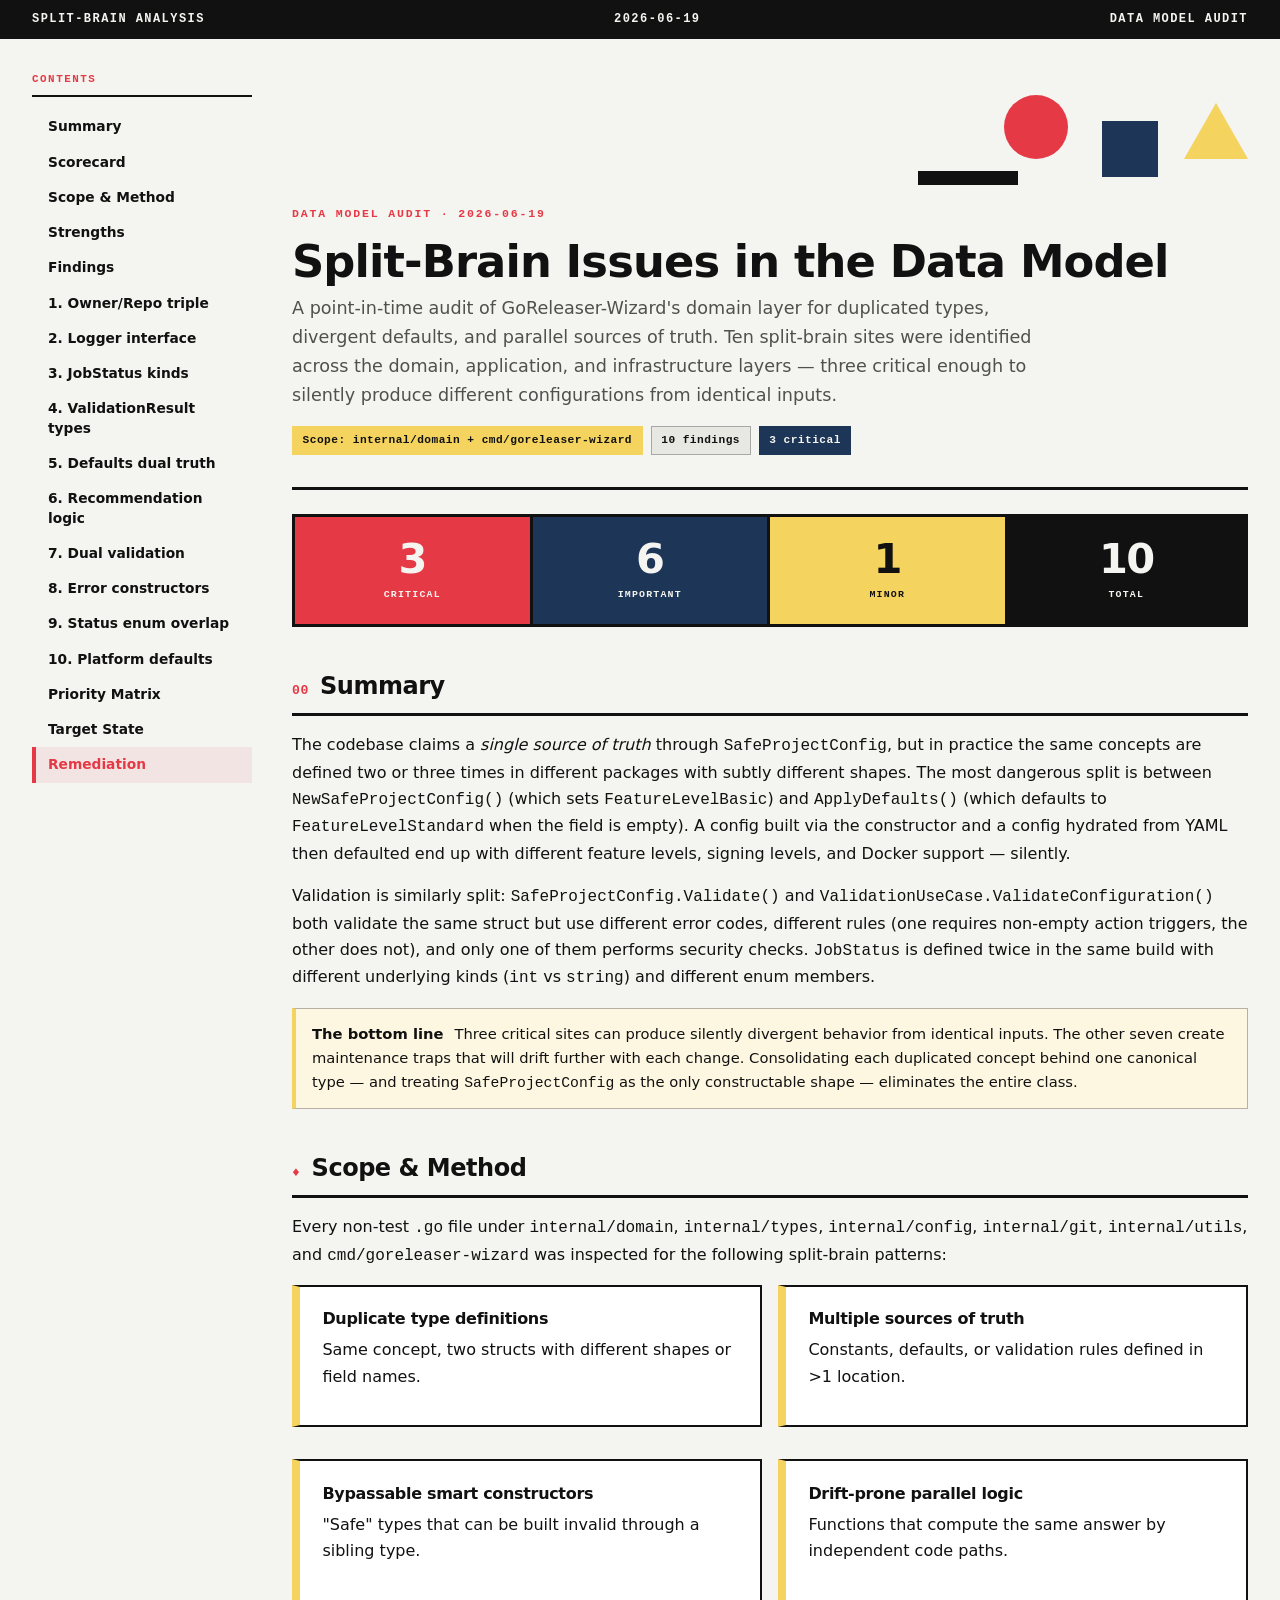
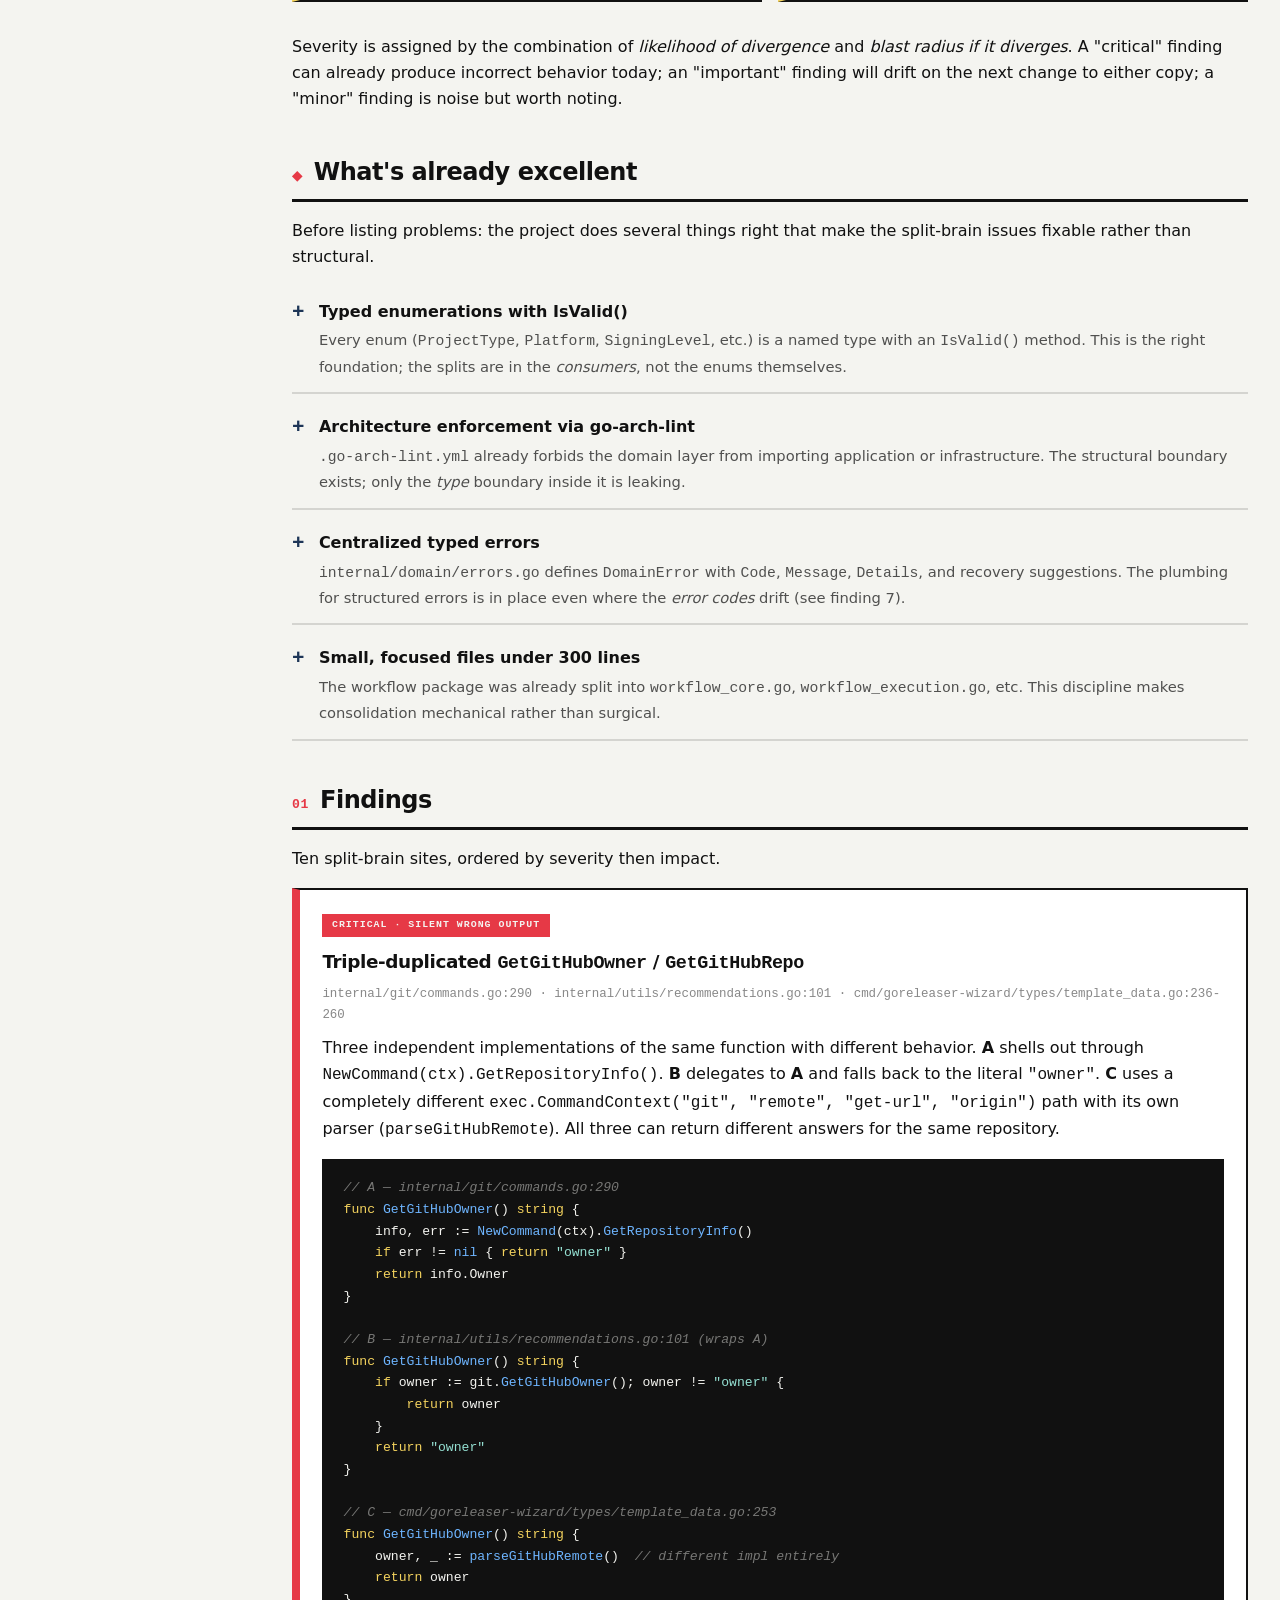
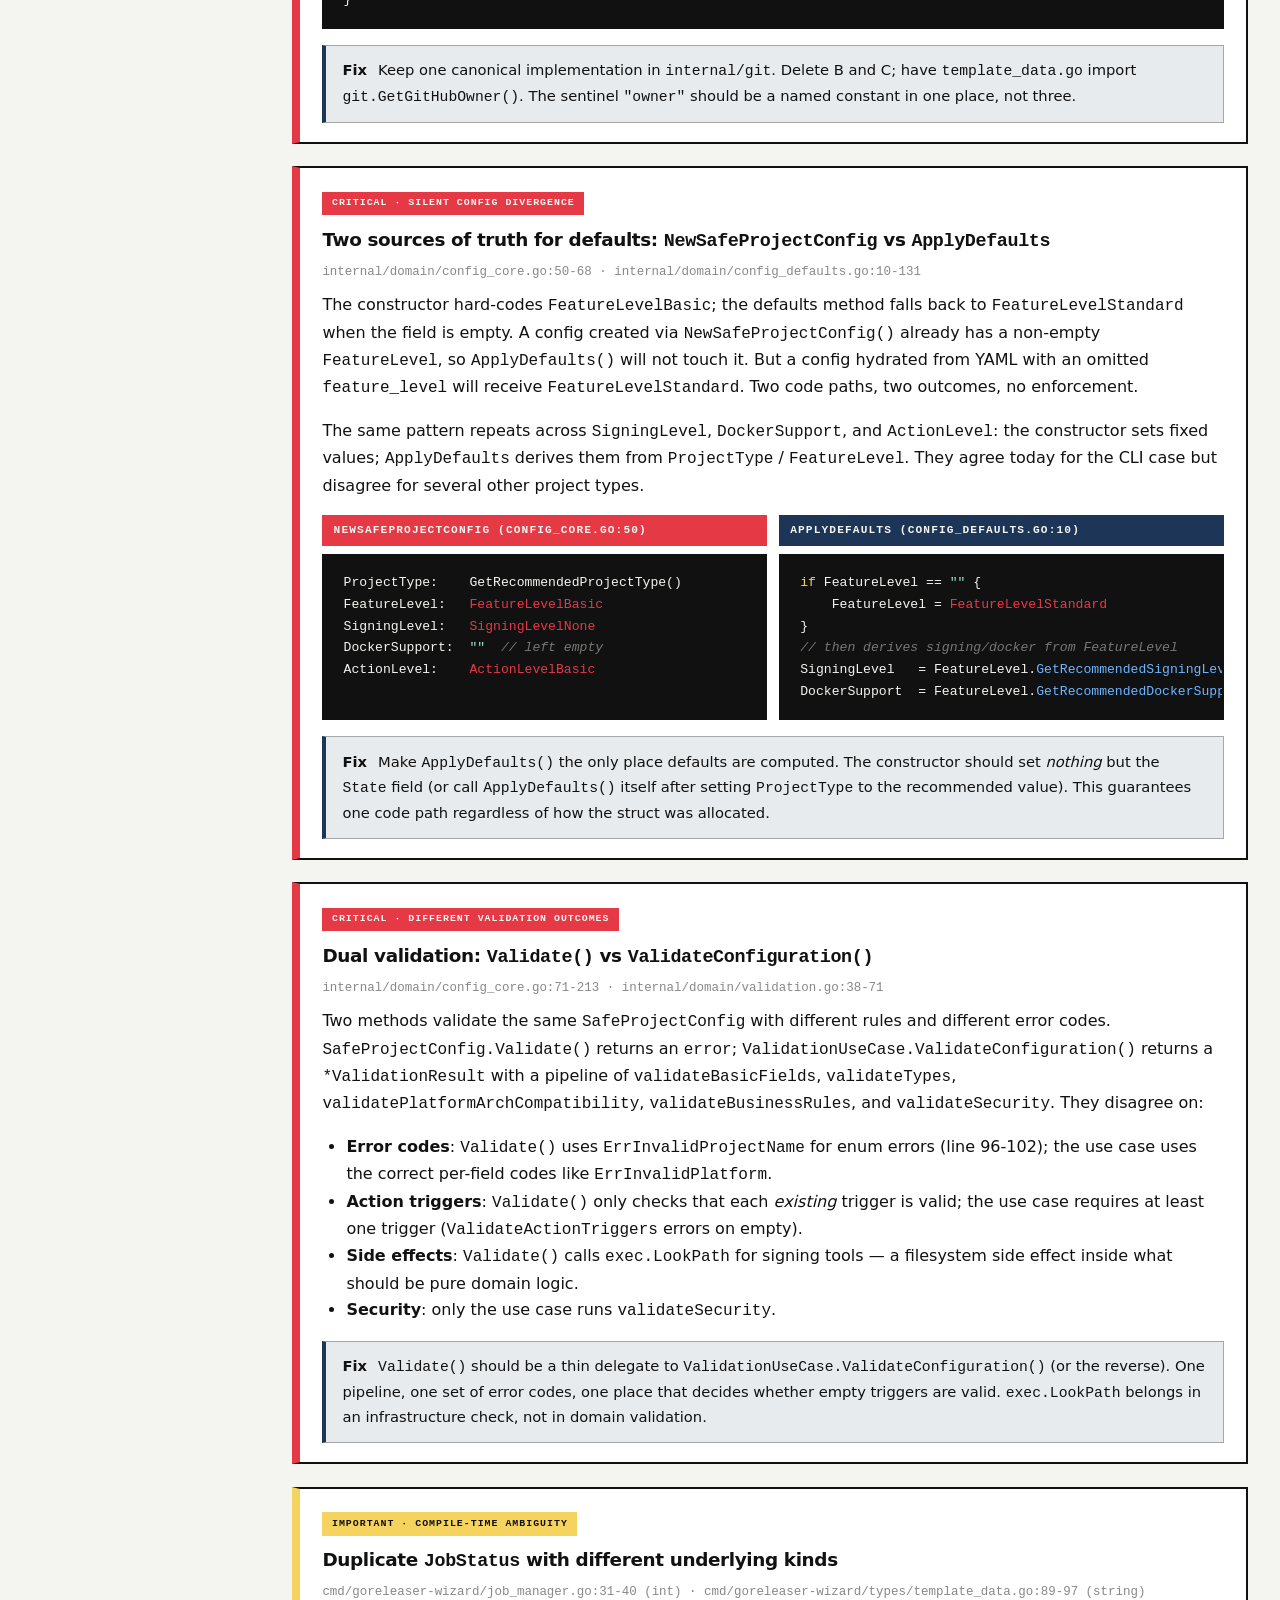
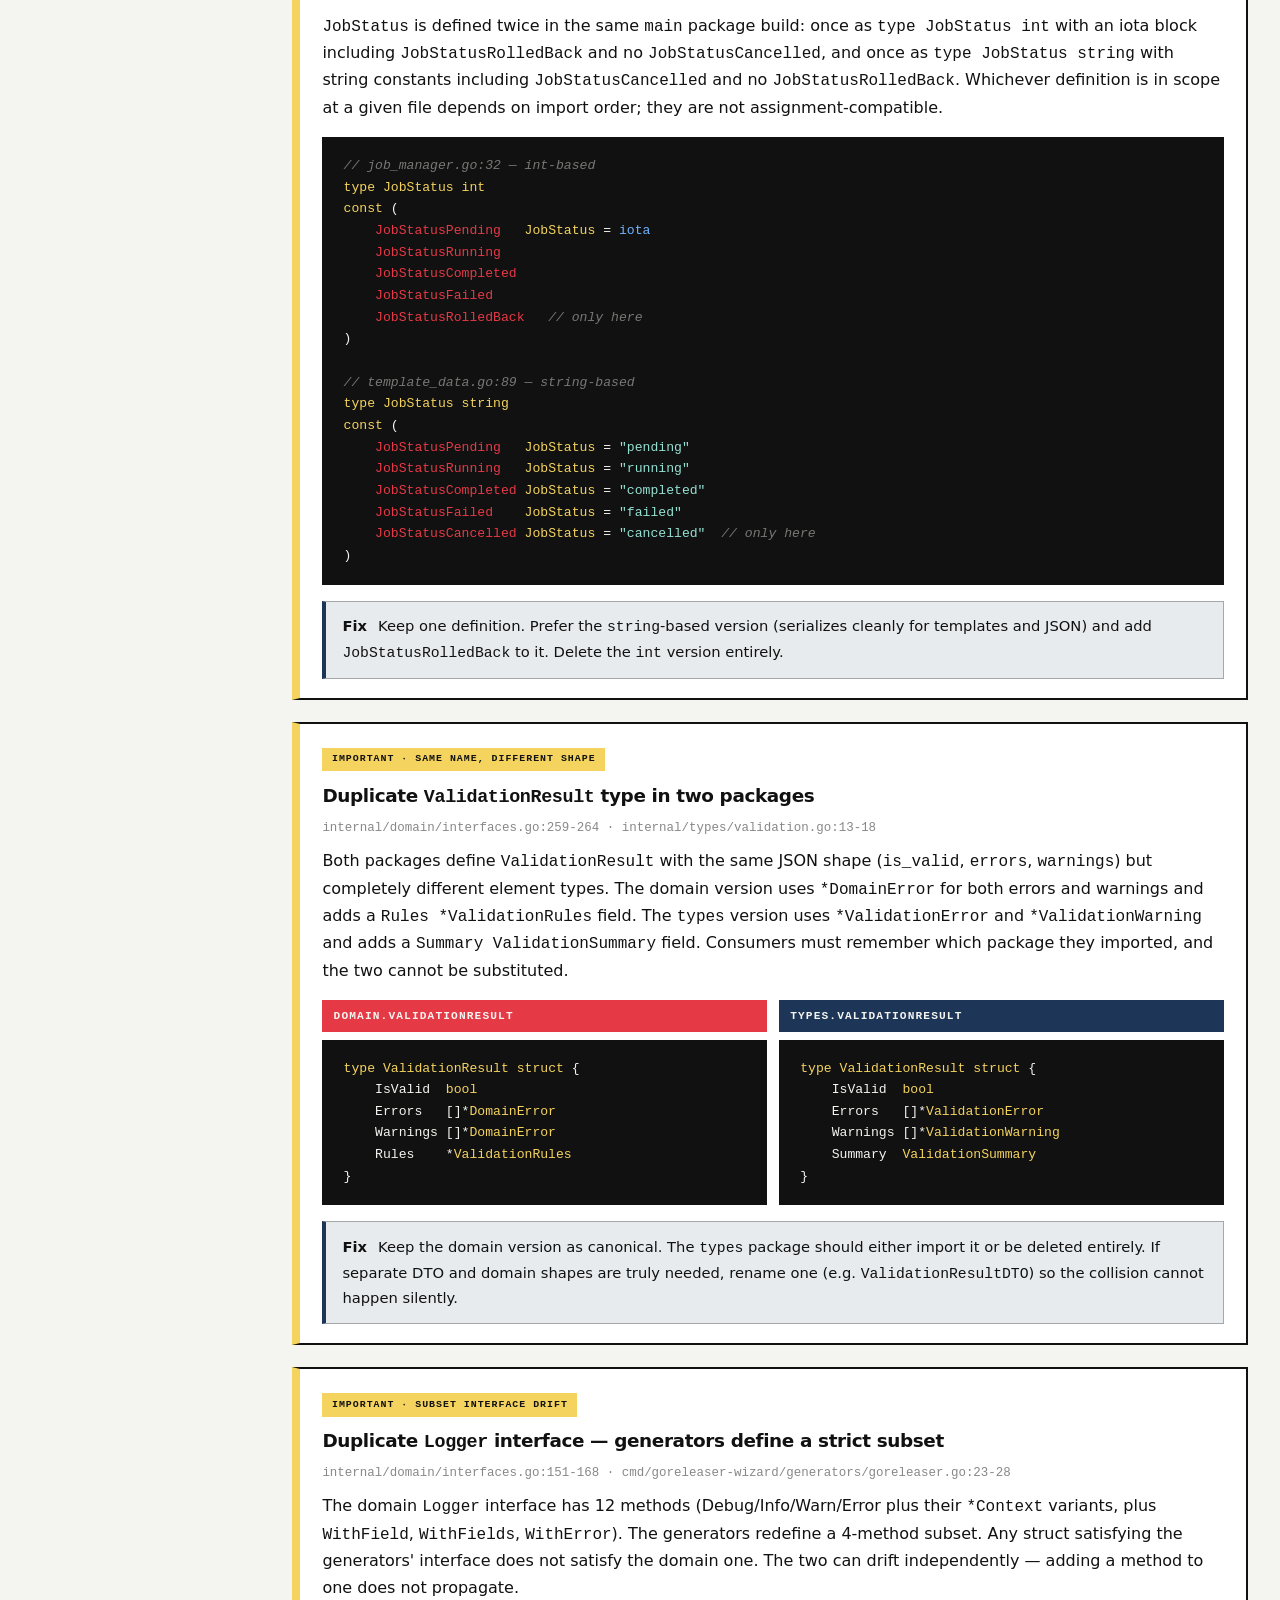
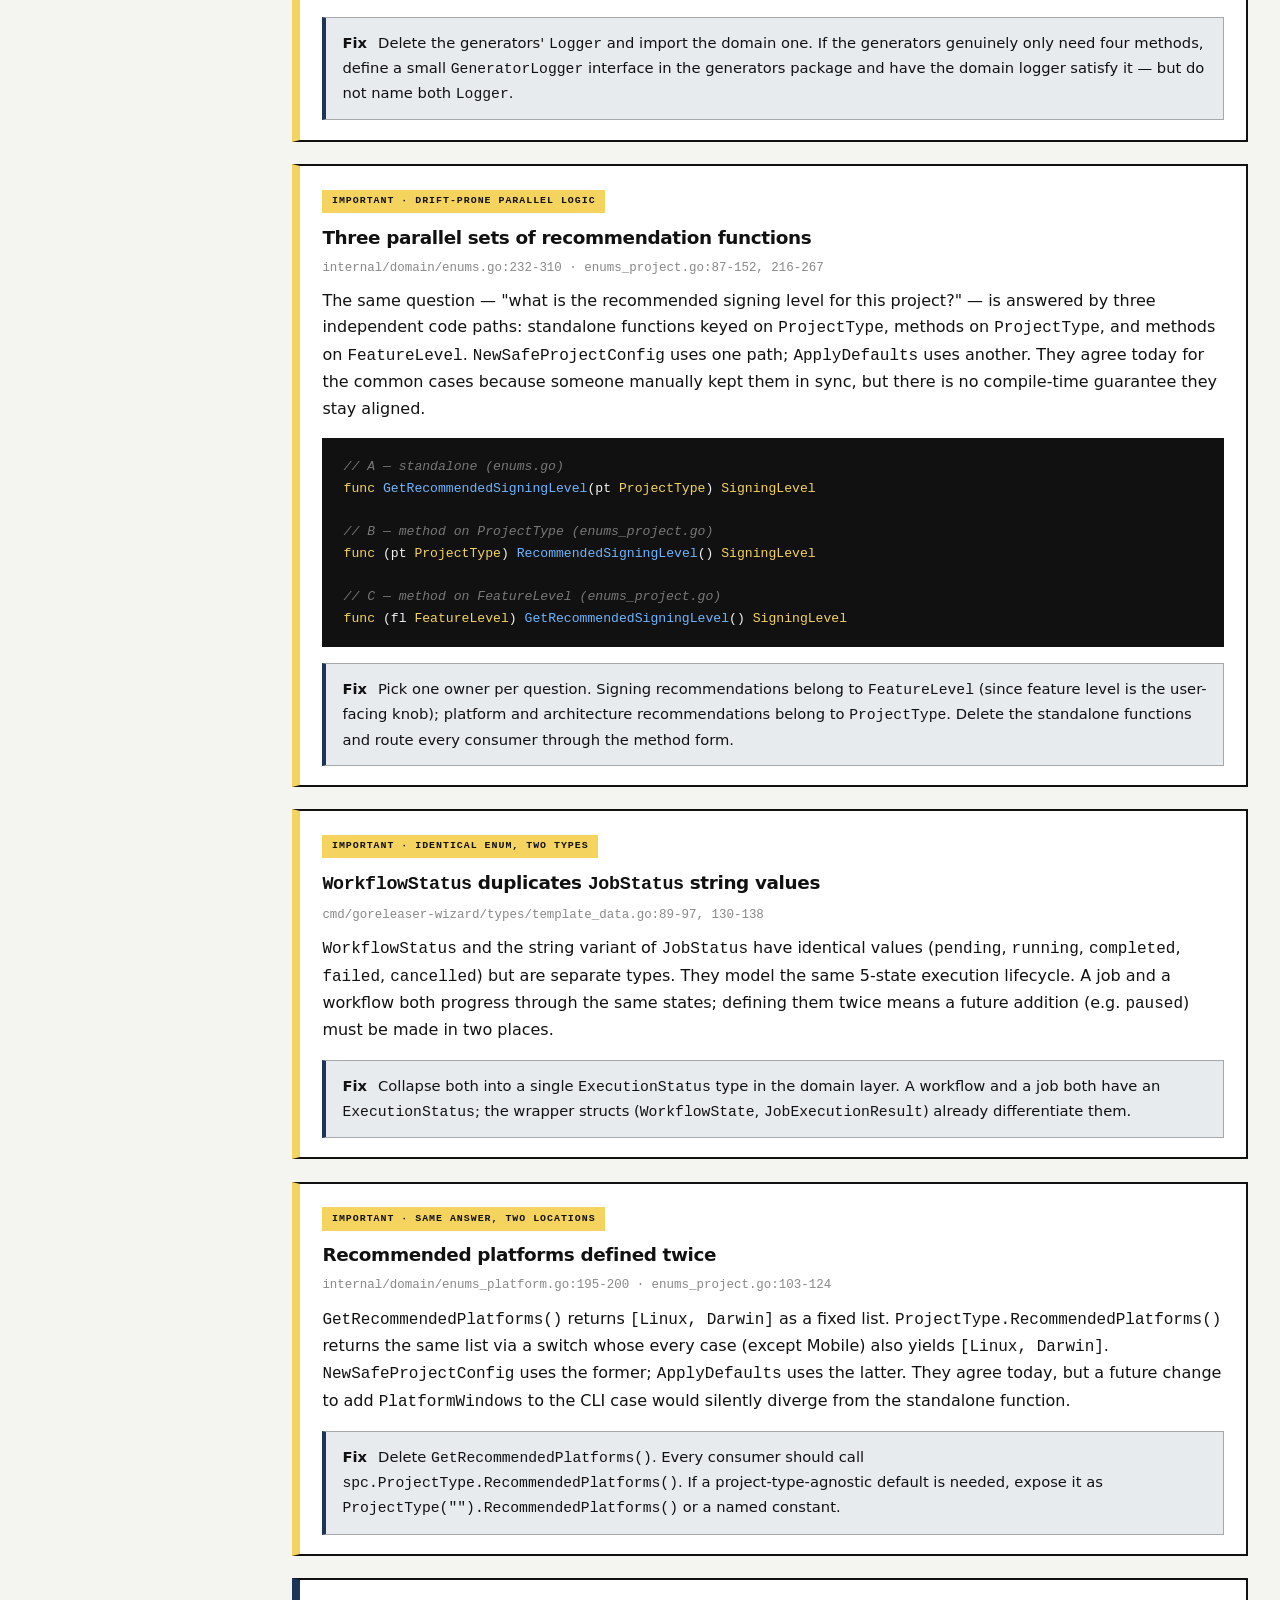
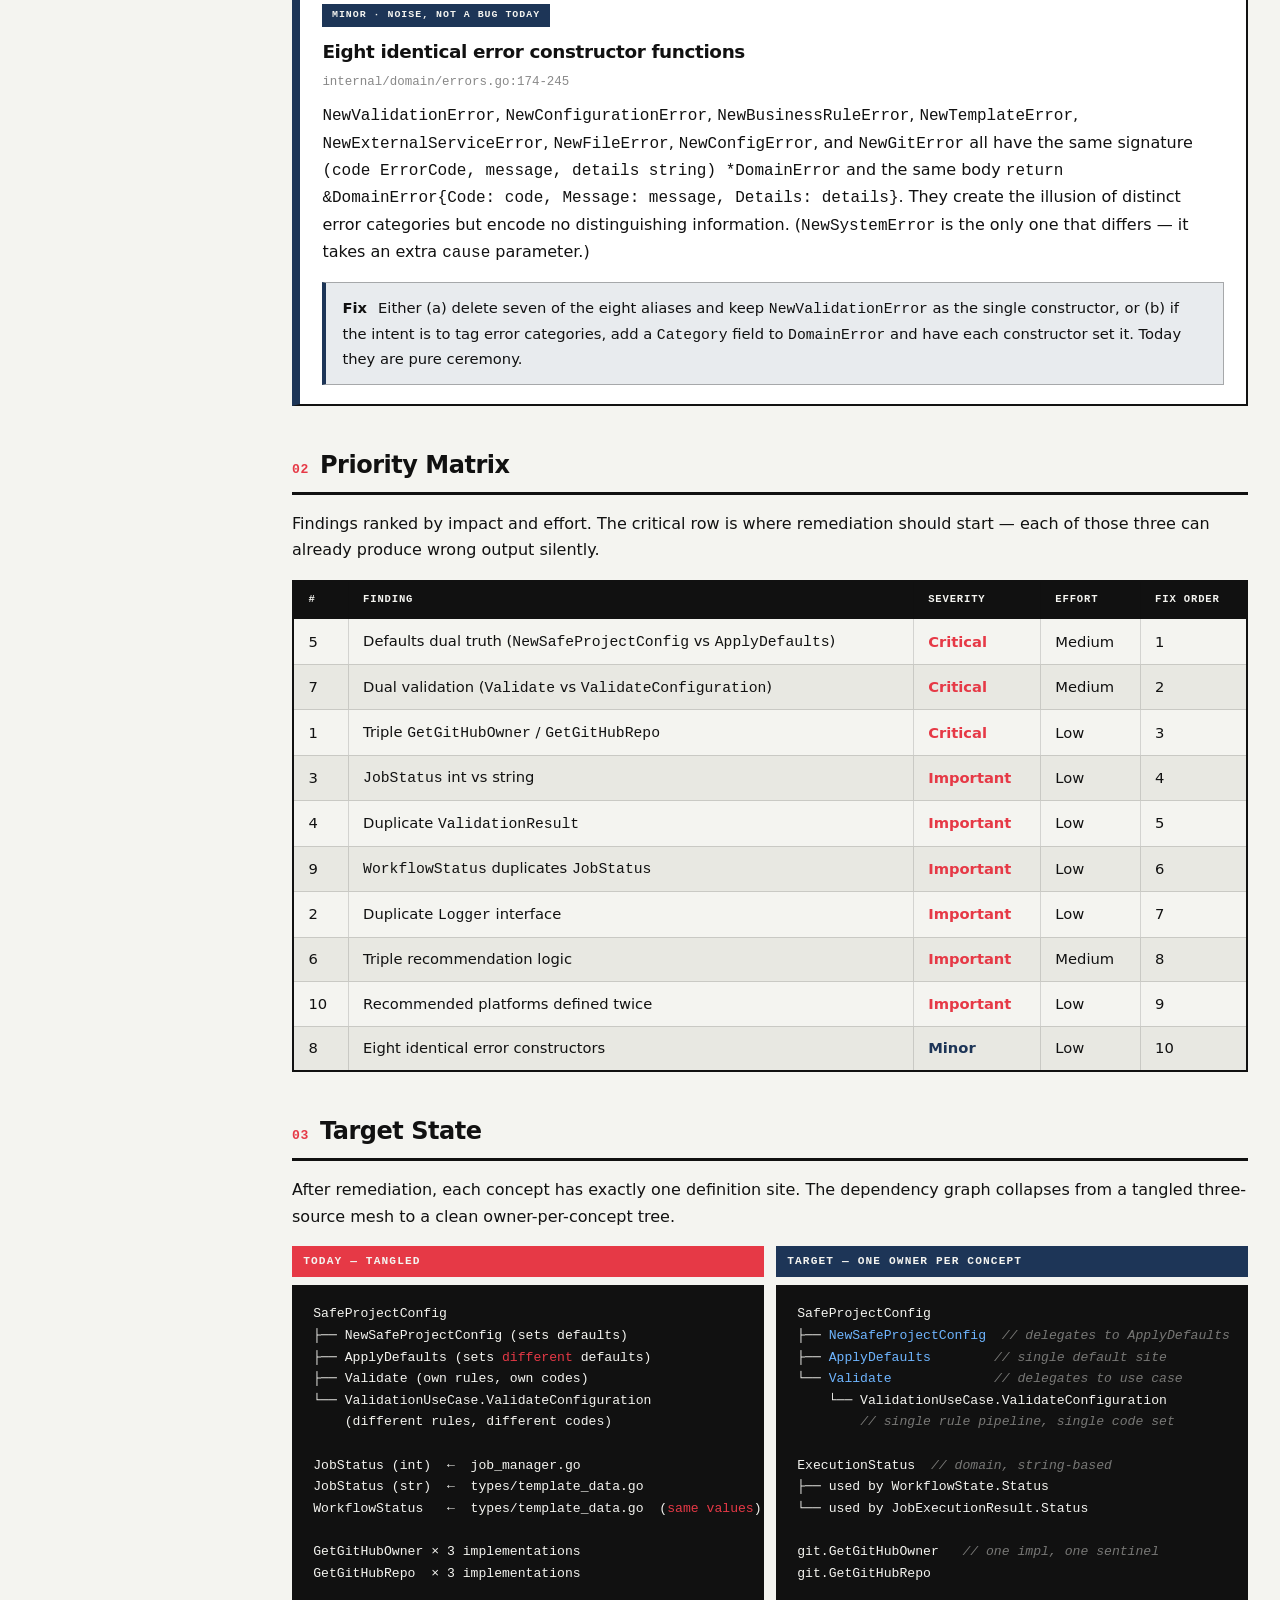
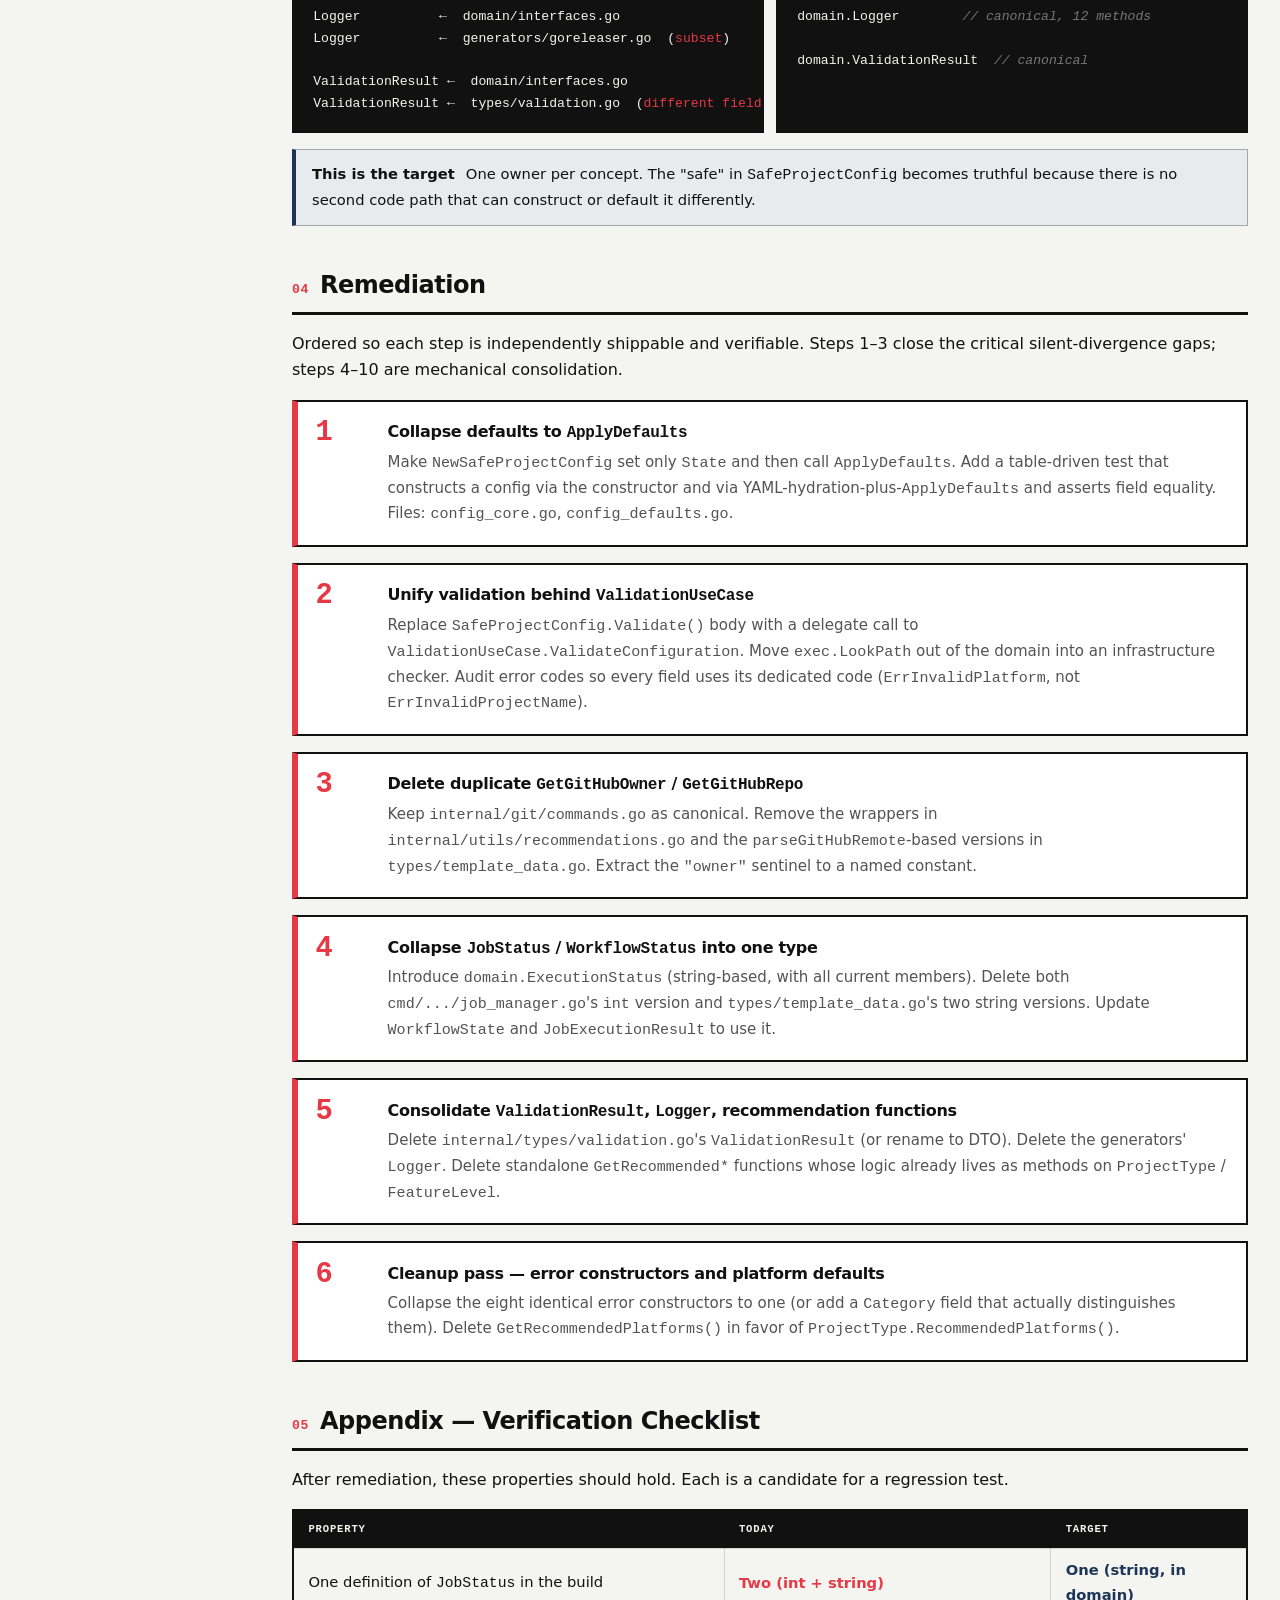
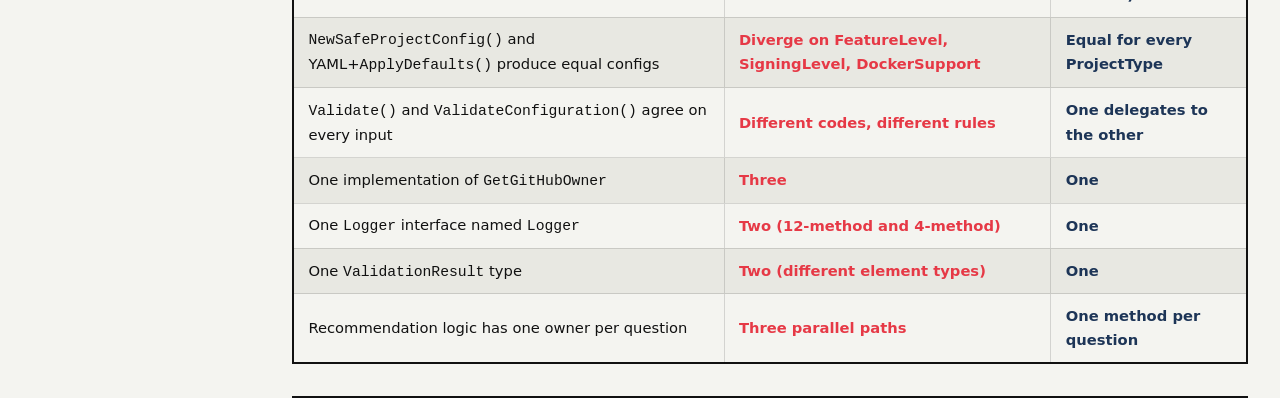
<file: docs/research/SPLIT-BRAIN.html>
<!doctype html>
<html lang="en">
  <head>
    <meta charset="UTF-8" />
    <meta name="viewport" content="width=device-width, initial-scale=1.0" />
    <title>Split-Brain Analysis &middot; GoReleaser-Wizard Data Model</title>
    <style>
      /* =========================================================================
         BAUHAUS LIGHT — Editorial template
         Form follows function. Primary colors on warm paper. Zero deps.
         ========================================================================= */
      :root {
        --color-paper: #f4f4f0;
        --color-paper-2: #ffffff;
        --color-paper-3: #e8e8e2;
        --color-ink: #111111;
        --color-red: #e63946;
        --color-blue: #1d3557;
        --color-yellow: #f4d35e;
        --color-hairline: rgba(17, 17, 17, 0.14);
        --color-hairline-strong: rgba(17, 17, 17, 0.3);

        --surface: var(--color-paper);
        --surface-raised: var(--color-paper-2);
        --surface-sunken: var(--color-paper-3);
        --text: var(--color-ink);
        --text-muted: rgba(17, 17, 17, 0.72);
        --text-faint: rgba(17, 17, 17, 0.5);
        --border: var(--color-hairline);
        --border-strong: var(--color-hairline-strong);
        --accent: var(--color-red);
        --problem: var(--color-red);
        --solution: var(--color-blue);
        --warning: var(--color-yellow);

        --radius: 0px;
        --radius-sm: 0px;

        --font-heading:
          ui-sans-serif, system-ui, -apple-system, BlinkMacSystemFont,
          "Segoe UI", Roboto, Helvetica, Arial, sans-serif;
        --font-body:
          ui-sans-serif, system-ui, -apple-system, BlinkMacSystemFont,
          "Segoe UI", Roboto, Helvetica, Arial, sans-serif;
        --font-mono:
          ui-monospace, "Cascadia Code", "Source Code Pro", "JetBrains Mono",
          Menlo, Consolas, monospace;
      }

      * {
        box-sizing: border-box;
        margin: 0;
        padding: 0;
      }
      html {
        scroll-behavior: smooth;
      }
      section[id],
      [id] {
        scroll-margin-top: 60px;
      }
      body {
        background: var(--surface);
        color: var(--text);
        font-family: var(--font-body);
        font-size: 16px;
        line-height: 1.65;
        -webkit-font-smoothing: antialiased;
        -moz-osx-font-smoothing: grayscale;
      }

      .top-bar {
        background: var(--text);
        color: var(--surface);
        padding: 0.6rem 2rem;
        font-family: var(--font-mono);
        font-size: 0.75rem;
        font-weight: 700;
        letter-spacing: 0.12em;
        text-transform: uppercase;
        display: flex;
        justify-content: space-between;
        align-items: center;
      }

      .layout {
        display: flex;
        gap: 2.5rem;
        padding: 2rem;
      }
      .sidebar {
        width: 220px;
        flex-shrink: 0;
        position: sticky;
        top: 1rem;
        align-self: flex-start;
        height: calc(100vh - 2rem);
        overflow-y: auto;
        display: none;
      }
      .sidebar nav {
        display: flex;
        flex-direction: column;
        gap: 0;
      }
      .sidebar .label {
        font-family: var(--font-mono);
        font-size: 0.68rem;
        font-weight: 700;
        text-transform: uppercase;
        letter-spacing: 0.14em;
        color: var(--accent);
        margin-bottom: 0.75rem;
        padding-bottom: 0.4rem;
        border-bottom: 2px solid var(--text);
      }
      .sidebar a {
        font-size: 0.86rem;
        color: var(--text);
        text-decoration: none;
        padding: 0.5rem 0.75rem;
        border-left: 4px solid transparent;
        font-weight: 600;
        transition: all 0.15s ease;
        line-height: 1.4;
      }
      .sidebar a:hover,
      .sidebar a.active {
        border-left-color: var(--accent);
        background: color-mix(in srgb, var(--accent) 8%, transparent);
        color: var(--accent);
      }
      .main {
        flex: 1;
        min-width: 0;
      }

      h1,
      h2,
      h3,
      h4 {
        font-family: var(--font-heading);
        font-weight: 900;
        letter-spacing: -0.02em;
        color: var(--text);
      }
      h1 {
        font-size: clamp(1.9rem, 4.5vw, 2.8rem);
        line-height: 1.05;
        margin: 0 0 0.6rem;
      }
      h2 {
        font-size: 1.5rem;
        margin: 2.5rem 0 1rem;
        padding-bottom: 0.4rem;
        border-bottom: 3px solid var(--text);
        display: flex;
        align-items: baseline;
        gap: 0.7rem;
      }
      h2 .num {
        font-family: var(--font-mono);
        font-size: 0.82rem;
        color: var(--accent);
        font-weight: 700;
        letter-spacing: 0.04em;
      }
      h3 {
        font-size: 1.15rem;
        margin: 0 0 0.4rem;
        font-weight: 700;
      }
      h4 {
        font-size: 1rem;
        margin: 0 0 0.3rem;
        font-weight: 700;
      }
      p {
        margin: 0 0 1rem;
      }

      .hero {
        padding: 1.5rem 0 2rem;
        margin-bottom: 1.5rem;
        border-bottom: 3px solid var(--text);
      }
      .eyebrow {
        font-family: var(--font-mono);
        font-size: 0.72rem;
        font-weight: 700;
        text-transform: uppercase;
        letter-spacing: 0.16em;
        color: var(--accent);
        margin-bottom: 0.9rem;
      }
      .subtitle {
        font-size: 1.1rem;
        color: var(--text-muted);
        max-width: 70ch;
        margin: 0 0 1rem;
      }
      .meta {
        display: flex;
        flex-wrap: wrap;
        gap: 0.5rem;
      }
      .tag {
        display: inline-block;
        font-family: var(--font-mono);
        font-size: 0.7rem;
        font-weight: 700;
        letter-spacing: 0.04em;
        padding: 0.25rem 0.6rem;
        background: var(--surface-sunken);
        color: var(--text);
        border: 1px solid var(--border-strong);
      }
      .tag.amber {
        background: var(--warning);
        border-color: var(--warning);
        color: var(--text);
      }
      .tag.teal {
        background: var(--solution);
        border-color: var(--solution);
        color: var(--surface);
      }

      .hero-shapes {
        position: relative;
        height: 90px;
        margin-bottom: 1.2rem;
      }
      .hero-shapes .circle {
        position: absolute;
        top: 0;
        right: 180px;
        width: 64px;
        height: 64px;
        background: var(--problem);
        border-radius: 50%;
      }
      .hero-shapes .square {
        position: absolute;
        top: 26px;
        right: 90px;
        width: 56px;
        height: 56px;
        background: var(--solution);
      }
      .hero-shapes .tri {
        position: absolute;
        top: 8px;
        right: 0;
        width: 0;
        height: 0;
        border-left: 32px solid transparent;
        border-right: 32px solid transparent;
        border-bottom: 56px solid var(--warning);
      }
      .hero-shapes .bar {
        position: absolute;
        bottom: 0;
        right: 230px;
        width: 100px;
        height: 14px;
        background: var(--text);
      }

      .scorecard,
      .stat-grid {
        display: grid;
        grid-template-columns: repeat(auto-fit, minmax(160px, 1fr));
        gap: 0;
        margin: 1.5rem 0 2rem;
        border: 3px solid var(--text);
      }
      .score-card,
      .stat-card {
        padding: 1.3rem 1rem;
        text-align: center;
        border-right: 3px solid var(--text);
        background: var(--surface-raised);
      }
      .score-card:last-child,
      .stat-card:last-child {
        border-right: none;
      }
      .score-card:nth-child(1),
      .stat-card:nth-child(1) {
        background: var(--problem);
        color: var(--surface);
      }
      .score-card:nth-child(2),
      .stat-card:nth-child(2) {
        background: var(--solution);
        color: var(--surface);
      }
      .score-card:nth-child(3),
      .stat-card:nth-child(3) {
        background: var(--warning);
        color: var(--text);
      }
      .score-card:nth-child(4),
      .stat-card:nth-child(4) {
        background: var(--text);
        color: var(--surface);
      }

      .score,
      .stat-value {
        font-family: var(--font-heading);
        font-size: 2.6rem;
        font-weight: 900;
        line-height: 1;
        letter-spacing: -0.04em;
      }
      .score-card .label,
      .stat-label {
        font-family: var(--font-mono);
        font-size: 0.62rem;
        font-weight: 700;
        text-transform: uppercase;
        letter-spacing: 0.12em;
        margin-top: 0.5rem;
      }

      .card {
        background: var(--surface-raised);
        border: 2px solid var(--text);
        padding: 1.2rem 1.4rem;
        margin-bottom: 1rem;
        border-left: 8px solid var(--border-strong);
      }
      .card-problem {
        border-left-color: var(--problem);
      }
      .card-solution {
        border-left-color: var(--solution);
      }
      .card-warning {
        border-left-color: var(--warning);
      }

      .issue {
        background: var(--surface-raised);
        border: 2px solid var(--text);
        padding: 1.2rem 1.4rem;
        margin-bottom: 1.4rem;
        border-left: 8px solid var(--border-strong);
      }
      .issue-critical {
        border-left-color: var(--problem);
      }
      .issue-important {
        border-left-color: var(--warning);
      }
      .issue-nice {
        border-left-color: var(--solution);
      }
      .issue h3 {
        margin-bottom: 0.3rem;
      }
      .issue .where {
        font-family: var(--font-mono);
        font-size: 0.78rem;
        color: var(--text-faint);
        margin: 0.2rem 0 0.6rem;
      }
      .issue p:last-child {
        margin-bottom: 0;
      }
      .issue pre {
        margin-top: 0.6rem;
      }

      .severity {
        display: inline-block;
        font-family: var(--font-mono);
        font-size: 0.62rem;
        font-weight: 700;
        letter-spacing: 0.1em;
        text-transform: uppercase;
        padding: 0.22rem 0.6rem;
        margin-bottom: 0.6rem;
        color: var(--surface);
      }
      .severity-critical {
        background: var(--problem);
      }
      .severity-important {
        background: var(--warning);
        color: var(--text);
      }
      .severity-nice {
        background: var(--solution);
      }

      .badge {
        display: inline-block;
        font-family: var(--font-mono);
        font-size: 0.62rem;
        font-weight: 700;
        letter-spacing: 0.06em;
        text-transform: uppercase;
        padding: 0.2rem 0.55rem;
        border: 1px solid var(--text);
        color: var(--text);
      }
      .badge-critical {
        background: var(--problem);
        color: var(--surface);
      }
      .badge-high {
        background: var(--warning);
      }
      .badge-medium {
        background: var(--surface-sunken);
      }
      .badge-low {
        background: var(--surface-raised);
        color: var(--text-muted);
      }

      .callout {
        margin: 0.8rem 0 0;
        padding: 0.8rem 1rem;
        border: 1px solid var(--border-strong);
        border-left: 4px solid var(--border-strong);
        background: var(--surface-sunken);
        font-size: 0.92rem;
      }
      .callout strong {
        display: inline-block;
        margin-right: 0.4rem;
      }
      .callout-teal,
      .callout-solution {
        border-left-color: var(--solution);
        background: color-mix(
          in srgb,
          var(--solution) 10%,
          var(--surface-raised)
        );
      }
      .callout-amber,
      .callout-warning {
        border-left-color: var(--warning);
        background: color-mix(
          in srgb,
          var(--warning) 18%,
          var(--surface-raised)
        );
      }

      .strengths {
        display: grid;
        gap: 0.5rem;
        margin: 1rem 0 1.5rem;
      }
      .strength {
        display: grid;
        grid-template-columns: auto 1fr;
        gap: 0.9rem;
        padding: 0.75rem 0;
        border-bottom: 2px solid var(--border);
      }
      .strength .check {
        font-family: var(--font-mono);
        font-weight: 900;
        color: var(--solution);
        font-size: 1.3rem;
        line-height: 1.3;
      }
      .strength .text strong {
        display: block;
        margin-bottom: 0.15rem;
      }
      .strength .text span {
        color: var(--text-muted);
        font-size: 0.92rem;
      }

      table {
        width: 100%;
        border-collapse: collapse;
        margin: 1rem 0 1.5rem;
        font-size: 0.92rem;
        border: 2px solid var(--text);
      }
      th {
        text-align: left;
        padding: 0.6rem 0.9rem;
        background: var(--text);
        color: var(--surface);
        font-family: var(--font-mono);
        font-size: 0.66rem;
        font-weight: 700;
        letter-spacing: 0.08em;
        text-transform: uppercase;
        border-right: 1px solid var(--border-strong);
      }
      th:last-child {
        border-right: none;
      }
      td {
        padding: 0.6rem 0.9rem;
        border-top: 1px solid var(--border);
        border-right: 1px solid var(--border);
      }
      td:last-child {
        border-right: none;
      }
      tr:nth-child(even) td {
        background: var(--surface-sunken);
      }
      table.compare td.yes {
        color: var(--solution);
        font-weight: 700;
      }
      table.compare td.no {
        color: var(--problem);
        font-weight: 700;
      }

      pre {
        background: var(--text);
        color: var(--surface);
        padding: 1rem 1.2rem;
        margin: 1rem 0;
        font-family: var(--font-mono);
        font-size: 0.82rem;
        line-height: 1.65;
        overflow-x: auto;
        border: 2px solid var(--text);
      }
      code {
        font-family: var(--font-mono);
      }
      .tok-keyword {
        color: var(--warning);
      }
      .tok-type {
        color: var(--warning);
      }
      .tok-string {
        color: #95e1d3;
      }
      .tok-comment {
        color: rgba(244, 244, 240, 0.45);
        font-style: italic;
      }
      .tok-func {
        color: #6eb5ff;
      }
      .tok-number {
        color: var(--warning);
      }
      .tok-generic {
        color: var(--problem);
      }
      .tok-builtin {
        color: #6eb5ff;
      }
      .tok-punct {
        color: rgba(244, 244, 240, 0.7);
      }
      .tok-attr {
        color: var(--warning);
      }

      .dep-tree {
        background: var(--surface-sunken);
        border: 2px solid var(--text);
        padding: 1rem 1.2rem;
        margin: 1rem 0;
        font-family: var(--font-mono);
        font-size: 0.82rem;
        line-height: 1.7;
        white-space: pre;
        overflow-x: auto;
      }
      .dep-tree .root {
        color: var(--accent);
        font-weight: 700;
      }
      .dep-tree .ok {
        color: var(--solution);
      }
      .dep-tree .unwanted {
        color: var(--problem);
      }

      .diagram {
        display: flex;
        flex-wrap: wrap;
        align-items: center;
        gap: 0.5rem;
        padding: 1rem;
        margin: 1rem 0;
        background: var(--surface-raised);
        border: 2px solid var(--text);
      }
      .node {
        display: inline-block;
        padding: 0.4rem 0.75rem;
        font-family: var(--font-mono);
        font-size: 0.8rem;
        font-weight: 700;
        background: var(--surface-sunken);
        border: 1px solid var(--text);
      }
      .node-core {
        background: var(--accent);
        color: var(--surface);
      }
      .node-problem {
        background: var(--problem);
        color: var(--surface);
      }
      .node-good {
        background: var(--solution);
        color: var(--surface);
      }
      .arrow {
        color: var(--text-faint);
        font-family: var(--font-mono);
      }

      .grid-2 {
        display: grid;
        grid-template-columns: repeat(2, 1fr);
        gap: 1rem;
        margin: 1rem 0;
      }
      .grid-3 {
        display: grid;
        grid-template-columns: repeat(3, 1fr);
        gap: 1rem;
        margin: 1rem 0;
      }

      .toc {
        background: var(--surface-raised);
        border: 2px solid var(--text);
        border-left: 6px solid var(--accent);
        padding: 1rem 1.3rem;
        margin: 1rem 0 1.5rem;
      }
      .toc h3 {
        margin-bottom: 0.5rem;
      }
      .toc ul {
        list-style: none;
        padding: 0;
      }
      .toc li {
        margin: 0.25rem 0;
      }
      .toc a {
        color: var(--text);
        text-decoration: none;
        font-size: 0.92rem;
        font-weight: 600;
      }
      .toc a:hover {
        color: var(--accent);
      }

      .migration-step {
        display: grid;
        grid-template-columns: 56px 1fr;
        gap: 1rem;
        margin: 1rem 0;
        padding: 1.1rem;
        background: var(--surface-raised);
        border: 2px solid var(--text);
        border-left: 6px solid var(--accent);
      }
      .migration-num {
        font-family: var(--font-mono);
        font-weight: 900;
        font-size: 1.8rem;
        color: var(--accent);
        line-height: 1;
      }
      .migration-content h4 {
        margin-bottom: 0.2rem;
      }
      .migration-content p {
        margin-bottom: 0;
        color: var(--text-muted);
        font-size: 0.94rem;
      }

      .compare-header {
        display: grid;
        grid-template-columns: 1fr 1fr;
        gap: 0.75rem;
        margin: 1rem 0 0.5rem;
      }
      .compare-before,
      .compare-after {
        font-family: var(--font-mono);
        font-size: 0.7rem;
        font-weight: 700;
        text-transform: uppercase;
        letter-spacing: 0.1em;
        padding: 0.4rem 0.7rem;
        color: var(--surface);
      }
      .compare-before {
        background: var(--problem);
      }
      .compare-after {
        background: var(--solution);
      }
      .compare-row {
        display: grid;
        grid-template-columns: 1fr 1fr;
        gap: 0.75rem;
        margin-bottom: 1rem;
      }
      .compare-row pre {
        margin: 0;
      }

      .footer {
        margin-top: 2rem;
        padding-top: 1rem;
        border-top: 3px solid var(--text);
        font-size: 0.82rem;
        color: var(--text-muted);
        font-family: var(--font-mono);
      }

      @media (min-width: 1024px) {
        .sidebar {
          display: block;
        }
      }
      @media (max-width: 768px) {
        .layout {
          flex-direction: column;
          padding: 1rem;
        }
        .top-bar {
          padding: 0.6rem 1rem;
          flex-wrap: wrap;
          gap: 0.3rem;
        }
        .grid-2,
        .grid-3 {
          grid-template-columns: 1fr;
        }
        .compare-header,
        .compare-row {
          grid-template-columns: 1fr;
        }
        .scorecard,
        .stat-grid {
          grid-template-columns: repeat(2, 1fr);
        }
        .score-card:nth-child(2),
        .stat-card:nth-child(2) {
          border-right: none;
        }
        .score-card:nth-child(1),
        .stat-card:nth-child(1),
        .score-card:nth-child(2),
        .stat-card:nth-child(2) {
          border-bottom: 3px solid var(--text);
        }
        .migration-step {
          grid-template-columns: 1fr;
        }
        .hero-shapes {
          display: none;
        }
      }
    </style>
  </head>
  <body>
    <div class="top-bar">
      <span>Split-Brain Analysis</span>
      <span>2026-06-19</span>
      <span>Data Model Audit</span>
    </div>

    <div class="layout">
      <aside class="sidebar" data-nav>
        <nav>
          <div class="label">Contents</div>
          <a href="#summary">Summary</a>
          <a href="#scorecard">Scorecard</a>
          <a href="#scope">Scope &amp; Method</a>
          <a href="#strengths">Strengths</a>
          <a href="#findings">Findings</a>
          <a href="#finding-1">1. Owner/Repo triple</a>
          <a href="#finding-2">2. Logger interface</a>
          <a href="#finding-3">3. JobStatus kinds</a>
          <a href="#finding-4">4. ValidationResult types</a>
          <a href="#finding-5">5. Defaults dual truth</a>
          <a href="#finding-6">6. Recommendation logic</a>
          <a href="#finding-7">7. Dual validation</a>
          <a href="#finding-8">8. Error constructors</a>
          <a href="#finding-9">9. Status enum overlap</a>
          <a href="#finding-10">10. Platform defaults</a>
          <a href="#priority">Priority Matrix</a>
          <a href="#proposal">Target State</a>
          <a href="#roadmap">Remediation</a>
        </nav>
      </aside>

      <main class="main">
        <header class="hero">
          <div class="hero-shapes">
            <div class="bar"></div>
            <div class="circle"></div>
            <div class="square"></div>
            <div class="tri"></div>
          </div>
          <div class="eyebrow">DATA MODEL AUDIT &middot; 2026-06-19</div>
          <h1>Split-Brain Issues in the Data Model</h1>
          <p class="subtitle">
            A point-in-time audit of GoReleaser-Wizard's domain layer for
            duplicated types, divergent defaults, and parallel sources of truth.
            Ten split-brain sites were identified across the domain,
            application, and infrastructure layers &mdash; three critical enough
            to silently produce different configurations from identical inputs.
          </p>
          <div class="meta">
            <span class="tag amber"
              >Scope: internal/domain + cmd/goreleaser-wizard</span
            >
            <span class="tag">10 findings</span>
            <span class="tag teal">3 critical</span>
          </div>
        </header>

        <section id="scorecard" class="scorecard">
          <div class="score-card score-bad">
            <div class="score">3</div>
            <div class="label">Critical</div>
          </div>
          <div class="score-card score-warn">
            <div class="score">6</div>
            <div class="label">Important</div>
          </div>
          <div class="score-card">
            <div class="score">1</div>
            <div class="label">Minor</div>
          </div>
          <div class="score-card">
            <div class="score">10</div>
            <div class="label">Total</div>
          </div>
        </section>

        <section id="summary">
          <h2><span class="num">00</span>Summary</h2>
          <p>
            The codebase claims a <em>single source of truth</em> through
            <code>SafeProjectConfig</code>, but in practice the same concepts
            are defined two or three times in different packages with subtly
            different shapes. The most dangerous split is between
            <code>NewSafeProjectConfig()</code> (which sets
            <code>FeatureLevelBasic</code>) and
            <code>ApplyDefaults()</code> (which defaults to
            <code>FeatureLevelStandard</code> when the field is empty). A config
            built via the constructor and a config hydrated from YAML then
            defaulted end up with different feature levels, signing levels, and
            Docker support &mdash; silently.
          </p>
          <p>
            Validation is similarly split:
            <code>SafeProjectConfig.Validate()</code> and
            <code>ValidationUseCase.ValidateConfiguration()</code> both validate
            the same struct but use different error codes, different rules (one
            requires non-empty action triggers, the other does not), and only
            one of them performs security checks. <code>JobStatus</code> is
            defined twice in the same build with different underlying kinds
            (<code>int</code> vs <code>string</code>) and different enum
            members.
          </p>
          <div class="callout callout-amber">
            <strong>The bottom line</strong>
            Three critical sites can produce silently divergent behavior from
            identical inputs. The other seven create maintenance traps that will
            drift further with each change. Consolidating each duplicated
            concept behind one canonical type &mdash; and treating
            <code>SafeProjectConfig</code> as the only constructable shape
            &mdash; eliminates the entire class.
          </div>
        </section>

        <section id="scope">
          <h2><span class="num">&diams;</span>Scope &amp; Method</h2>
          <p>
            Every non-test <code>.go</code> file under
            <code>internal/domain</code>, <code>internal/types</code>,
            <code>internal/config</code>, <code>internal/git</code>,
            <code>internal/utils</code>, and
            <code>cmd/goreleaser-wizard</code> was inspected for the following
            split-brain patterns:
          </p>
          <div class="grid-2">
            <div class="card card-warning">
              <h4>Duplicate type definitions</h4>
              <p>
                Same concept, two structs with different shapes or field names.
              </p>
            </div>
            <div class="card card-warning">
              <h4>Multiple sources of truth</h4>
              <p>
                Constants, defaults, or validation rules defined in &gt;1
                location.
              </p>
            </div>
            <div class="card card-warning">
              <h4>Bypassable smart constructors</h4>
              <p>
                "Safe" types that can be built invalid through a sibling type.
              </p>
            </div>
            <div class="card card-warning">
              <h4>Drift-prone parallel logic</h4>
              <p>
                Functions that compute the same answer by independent code
                paths.
              </p>
            </div>
          </div>
          <p>
            Severity is assigned by the combination of
            <em>likelihood of divergence</em> and
            <em>blast radius if it diverges</em>. A "critical" finding can
            already produce incorrect behavior today; an "important" finding
            will drift on the next change to either copy; a "minor" finding is
            noise but worth noting.
          </p>
        </section>

        <section id="strengths">
          <h2><span class="num">&#9670;</span>What's already excellent</h2>
          <p>
            Before listing problems: the project does several things right that
            make the split-brain issues fixable rather than structural.
          </p>
          <div class="strengths">
            <div class="strength">
              <div class="check">+</div>
              <div class="text">
                <strong>Typed enumerations with IsValid()</strong>
                <span>
                  Every enum (<code>ProjectType</code>, <code>Platform</code>,
                  <code>SigningLevel</code>, etc.) is a named type with an
                  <code>IsValid()</code> method. This is the right foundation;
                  the splits are in the <em>consumers</em>, not the enums
                  themselves.
                </span>
              </div>
            </div>
            <div class="strength">
              <div class="check">+</div>
              <div class="text">
                <strong>Architecture enforcement via go-arch-lint</strong>
                <span>
                  <code>.go-arch-lint.yml</code> already forbids the domain
                  layer from importing application or infrastructure. The
                  structural boundary exists; only the <em>type</em> boundary
                  inside it is leaking.
                </span>
              </div>
            </div>
            <div class="strength">
              <div class="check">+</div>
              <div class="text">
                <strong>Centralized typed errors</strong>
                <span>
                  <code>internal/domain/errors.go</code> defines
                  <code>DomainError</code> with <code>Code</code>,
                  <code>Message</code>, <code>Details</code>, and recovery
                  suggestions. The plumbing for structured errors is in place
                  even where the <em>error codes</em> drift (see finding 7).
                </span>
              </div>
            </div>
            <div class="strength">
              <div class="check">+</div>
              <div class="text">
                <strong>Small, focused files under 300 lines</strong>
                <span>
                  The workflow package was already split into
                  <code>workflow_core.go</code>,
                  <code>workflow_execution.go</code>, etc. This discipline makes
                  consolidation mechanical rather than surgical.
                </span>
              </div>
            </div>
          </div>
        </section>

        <section id="findings">
          <h2><span class="num">01</span>Findings</h2>
          <p>Ten split-brain sites, ordered by severity then impact.</p>

          <!-- Finding 1 -->
          <div class="issue issue-critical" id="finding-1">
            <span class="severity severity-critical"
              >Critical &middot; Silent wrong output</span
            >
            <h3>
              Triple-duplicated <code>GetGitHubOwner</code> /
              <code>GetGitHubRepo</code>
            </h3>
            <div class="where">
              internal/git/commands.go:290 &middot;
              internal/utils/recommendations.go:101 &middot;
              cmd/goreleaser-wizard/types/template_data.go:236-260
            </div>
            <p>
              Three independent implementations of the same function with
              different behavior.
              <strong>A</strong> shells out through
              <code>NewCommand(ctx).GetRepositoryInfo()</code>.
              <strong>B</strong> delegates to <strong>A</strong> and falls back
              to the literal <code>"owner"</code>. <strong>C</strong> uses a
              completely different
              <code
                >exec.CommandContext("git", "remote", "get-url", "origin")</code
              >
              path with its own parser (<code>parseGitHubRemote</code>). All
              three can return different answers for the same repository.
            </p>
            <pre><code><span class="tok-comment">// A — internal/git/commands.go:290</span>
<span class="tok-keyword">func</span> <span class="tok-func">GetGitHubOwner</span>() <span class="tok-type">string</span> {
    info, err := <span class="tok-func">NewCommand</span>(ctx).<span class="tok-func">GetRepositoryInfo</span>()
    <span class="tok-keyword">if</span> err != <span class="tok-builtin">nil</span> { <span class="tok-keyword">return</span> <span class="tok-string">"owner"</span> }
    <span class="tok-keyword">return</span> info.Owner
}

<span class="tok-comment">// B — internal/utils/recommendations.go:101 (wraps A)</span>
<span class="tok-keyword">func</span> <span class="tok-func">GetGitHubOwner</span>() <span class="tok-type">string</span> {
    <span class="tok-keyword">if</span> owner := git.<span class="tok-func">GetGitHubOwner</span>(); owner != <span class="tok-string">"owner"</span> {
        <span class="tok-keyword">return</span> owner
    }
    <span class="tok-keyword">return</span> <span class="tok-string">"owner"</span>
}

<span class="tok-comment">// C — cmd/goreleaser-wizard/types/template_data.go:253</span>
<span class="tok-keyword">func</span> <span class="tok-func">GetGitHubOwner</span>() <span class="tok-type">string</span> {
    owner, _ := <span class="tok-func">parseGitHubRemote</span>()  <span class="tok-comment">// different impl entirely</span>
    <span class="tok-keyword">return</span> owner
}</code></pre>
            <div class="callout callout-teal">
              <strong>Fix</strong>
              Keep one canonical implementation in <code>internal/git</code>.
              Delete B and C; have <code>template_data.go</code> import
              <code>git.GetGitHubOwner()</code>. The sentinel
              <code>"owner"</code> should be a named constant in one place, not
              three.
            </div>
          </div>

          <!-- Finding 5 -->
          <div class="issue issue-critical" id="finding-5">
            <span class="severity severity-critical"
              >Critical &middot; Silent config divergence</span
            >
            <h3>
              Two sources of truth for defaults:
              <code>NewSafeProjectConfig</code> vs
              <code>ApplyDefaults</code>
            </h3>
            <div class="where">
              internal/domain/config_core.go:50-68 &middot;
              internal/domain/config_defaults.go:10-131
            </div>
            <p>
              The constructor hard-codes <code>FeatureLevelBasic</code>; the
              defaults method falls back to
              <code>FeatureLevelStandard</code> when the field is empty. A
              config created via <code>NewSafeProjectConfig()</code> already has
              a non-empty <code>FeatureLevel</code>, so
              <code>ApplyDefaults()</code> will not touch it. But a config
              hydrated from YAML with an omitted <code>feature_level</code> will
              receive <code>FeatureLevelStandard</code>. Two code paths, two
              outcomes, no enforcement.
            </p>
            <p>
              The same pattern repeats across <code>SigningLevel</code>,
              <code>DockerSupport</code>, and <code>ActionLevel</code>: the
              constructor sets fixed values; <code>ApplyDefaults</code> derives
              them from <code>ProjectType</code> / <code>FeatureLevel</code>.
              They agree today for the CLI case but disagree for several other
              project types.
            </p>
            <div class="compare-header">
              <div class="compare-before">
                NewSafeProjectConfig (config_core.go:50)
              </div>
              <div class="compare-after">
                ApplyDefaults (config_defaults.go:10)
              </div>
            </div>
            <div class="compare-row">
              <pre><code>ProjectType:    GetRecommendedProjectType()
FeatureLevel:   <span class="tok-generic">FeatureLevelBasic</span>
SigningLevel:   <span class="tok-generic">SigningLevelNone</span>
DockerSupport:  <span class="tok-string">""</span>  <span class="tok-comment">// left empty</span>
ActionLevel:    <span class="tok-generic">ActionLevelBasic</span></code></pre>
              <pre><code><span class="tok-keyword">if</span> FeatureLevel == <span class="tok-string">""</span> {
    FeatureLevel = <span class="tok-generic">FeatureLevelStandard</span>
}
<span class="tok-comment">// then derives signing/docker from FeatureLevel</span>
SigningLevel   = FeatureLevel.<span class="tok-func">GetRecommendedSigningLevel</span>()
DockerSupport  = FeatureLevel.<span class="tok-func">GetRecommendedDockerSupport</span>()</code></pre>
            </div>
            <div class="callout callout-teal">
              <strong>Fix</strong>
              Make <code>ApplyDefaults()</code> the only place defaults are
              computed. The constructor should set <em>nothing</em> but the
              <code>State</code> field (or call
              <code>ApplyDefaults()</code> itself after setting
              <code>ProjectType</code> to the recommended value). This
              guarantees one code path regardless of how the struct was
              allocated.
            </div>
          </div>

          <!-- Finding 7 -->
          <div class="issue issue-critical" id="finding-7">
            <span class="severity severity-critical"
              >Critical &middot; Different validation outcomes</span
            >
            <h3>
              Dual validation: <code>Validate()</code> vs
              <code>ValidateConfiguration()</code>
            </h3>
            <div class="where">
              internal/domain/config_core.go:71-213 &middot;
              internal/domain/validation.go:38-71
            </div>
            <p>
              Two methods validate the same <code>SafeProjectConfig</code> with
              different rules and different error codes.
              <code>SafeProjectConfig.Validate()</code> returns an
              <code>error</code>;
              <code>ValidationUseCase.ValidateConfiguration()</code> returns a
              <code>*ValidationResult</code> with a pipeline of
              <code>validateBasicFields</code>, <code>validateTypes</code>,
              <code>validatePlatformArchCompatibility</code>,
              <code>validateBusinessRules</code>, and
              <code>validateSecurity</code>. They disagree on:
            </p>
            <ul style="margin: 0 0 1rem 1.5rem">
              <li>
                <strong>Error codes</strong>: <code>Validate()</code> uses
                <code>ErrInvalidProjectName</code> for enum errors (line
                96-102); the use case uses the correct per-field codes like
                <code>ErrInvalidPlatform</code>.
              </li>
              <li>
                <strong>Action triggers</strong>: <code>Validate()</code> only
                checks that each <em>existing</em> trigger is valid; the use
                case requires at least one trigger (<code
                  >ValidateActionTriggers</code
                >
                errors on empty).
              </li>
              <li>
                <strong>Side effects</strong>: <code>Validate()</code> calls
                <code>exec.LookPath</code> for signing tools &mdash; a
                filesystem side effect inside what should be pure domain logic.
              </li>
              <li>
                <strong>Security</strong>: only the use case runs
                <code>validateSecurity</code>.
              </li>
            </ul>
            <div class="callout callout-teal">
              <strong>Fix</strong>
              <code>Validate()</code> should be a thin delegate to
              <code>ValidationUseCase.ValidateConfiguration()</code> (or the
              reverse). One pipeline, one set of error codes, one place that
              decides whether empty triggers are valid.
              <code>exec.LookPath</code> belongs in an infrastructure check, not
              in domain validation.
            </div>
          </div>

          <!-- Finding 3 -->
          <div class="issue issue-important" id="finding-3">
            <span class="severity severity-important"
              >Important &middot; Compile-time ambiguity</span
            >
            <h3>
              Duplicate <code>JobStatus</code> with different underlying kinds
            </h3>
            <div class="where">
              cmd/goreleaser-wizard/job_manager.go:31-40 (<code>int</code>)
              &middot; cmd/goreleaser-wizard/types/template_data.go:89-97
              (<code>string</code>)
            </div>
            <p>
              <code>JobStatus</code> is defined twice in the same
              <code>main</code> package build: once as
              <code>type JobStatus int</code> with an iota block including
              <code>JobStatusRolledBack</code> and no
              <code>JobStatusCancelled</code>, and once as
              <code>type JobStatus string</code> with string constants including
              <code>JobStatusCancelled</code> and no
              <code>JobStatusRolledBack</code>. Whichever definition is in scope
              at a given file depends on import order; they are not
              assignment-compatible.
            </p>
            <pre><code><span class="tok-comment">// job_manager.go:32 — int-based</span>
<span class="tok-keyword">type</span> <span class="tok-type">JobStatus</span> <span class="tok-type">int</span>
<span class="tok-keyword">const</span> (
    <span class="tok-generic">JobStatusPending</span>   <span class="tok-type">JobStatus</span> = <span class="tok-builtin">iota</span>
    <span class="tok-generic">JobStatusRunning</span>
    <span class="tok-generic">JobStatusCompleted</span>
    <span class="tok-generic">JobStatusFailed</span>
    <span class="tok-generic">JobStatusRolledBack</span>   <span class="tok-comment">// only here</span>
)

<span class="tok-comment">// template_data.go:89 — string-based</span>
<span class="tok-keyword">type</span> <span class="tok-type">JobStatus</span> <span class="tok-type">string</span>
<span class="tok-keyword">const</span> (
    <span class="tok-generic">JobStatusPending</span>   <span class="tok-type">JobStatus</span> = <span class="tok-string">"pending"</span>
    <span class="tok-generic">JobStatusRunning</span>   <span class="tok-type">JobStatus</span> = <span class="tok-string">"running"</span>
    <span class="tok-generic">JobStatusCompleted</span> <span class="tok-type">JobStatus</span> = <span class="tok-string">"completed"</span>
    <span class="tok-generic">JobStatusFailed</span>    <span class="tok-type">JobStatus</span> = <span class="tok-string">"failed"</span>
    <span class="tok-generic">JobStatusCancelled</span> <span class="tok-type">JobStatus</span> = <span class="tok-string">"cancelled"</span>  <span class="tok-comment">// only here</span>
)</code></pre>
            <div class="callout callout-teal">
              <strong>Fix</strong>
              Keep one definition. Prefer the <code>string</code>-based version
              (serializes cleanly for templates and JSON) and add
              <code>JobStatusRolledBack</code> to it. Delete the
              <code>int</code> version entirely.
            </div>
          </div>

          <!-- Finding 4 -->
          <div class="issue issue-important" id="finding-4">
            <span class="severity severity-important"
              >Important &middot; Same name, different shape</span
            >
            <h3>
              Duplicate <code>ValidationResult</code> type in two packages
            </h3>
            <div class="where">
              internal/domain/interfaces.go:259-264 &middot;
              internal/types/validation.go:13-18
            </div>
            <p>
              Both packages define <code>ValidationResult</code> with the same
              JSON shape (<code>is_valid</code>, <code>errors</code>,
              <code>warnings</code>) but completely different element types. The
              domain version uses <code>*DomainError</code> for both errors and
              warnings and adds a <code>Rules *ValidationRules</code> field. The
              <code>types</code> version uses <code>*ValidationError</code> and
              <code>*ValidationWarning</code> and adds a
              <code>Summary ValidationSummary</code> field. Consumers must
              remember which package they imported, and the two cannot be
              substituted.
            </p>
            <div class="compare-header">
              <div class="compare-before">domain.ValidationResult</div>
              <div class="compare-after">types.ValidationResult</div>
            </div>
            <div class="compare-row">
              <pre><code><span class="tok-keyword">type</span> <span class="tok-type">ValidationResult</span> <span class="tok-keyword">struct</span> {
    IsValid  <span class="tok-type">bool</span>
    Errors   []*<span class="tok-type">DomainError</span>
    Warnings []*<span class="tok-type">DomainError</span>
    Rules    *<span class="tok-type">ValidationRules</span>
}</code></pre>
              <pre><code><span class="tok-keyword">type</span> <span class="tok-type">ValidationResult</span> <span class="tok-keyword">struct</span> {
    IsValid  <span class="tok-type">bool</span>
    Errors   []*<span class="tok-type">ValidationError</span>
    Warnings []*<span class="tok-type">ValidationWarning</span>
    Summary  <span class="tok-type">ValidationSummary</span>
}</code></pre>
            </div>
            <div class="callout callout-teal">
              <strong>Fix</strong>
              Keep the domain version as canonical. The
              <code>types</code> package should either import it or be deleted
              entirely. If separate DTO and domain shapes are truly needed,
              rename one (e.g. <code>ValidationResultDTO</code>) so the
              collision cannot happen silently.
            </div>
          </div>

          <!-- Finding 2 -->
          <div class="issue issue-important" id="finding-2">
            <span class="severity severity-important"
              >Important &middot; Subset interface drift</span
            >
            <h3>
              Duplicate <code>Logger</code> interface &mdash; generators define
              a strict subset
            </h3>
            <div class="where">
              internal/domain/interfaces.go:151-168 &middot;
              cmd/goreleaser-wizard/generators/goreleaser.go:23-28
            </div>
            <p>
              The domain <code>Logger</code> interface has 12 methods
              (Debug/Info/Warn/Error plus their <code>*Context</code> variants,
              plus <code>WithField</code>, <code>WithFields</code>,
              <code>WithError</code>). The generators redefine a 4-method
              subset. Any struct satisfying the generators' interface does not
              satisfy the domain one. The two can drift independently &mdash;
              adding a method to one does not propagate.
            </p>
            <div class="callout callout-teal">
              <strong>Fix</strong>
              Delete the generators' <code>Logger</code> and import the domain
              one. If the generators genuinely only need four methods, define a
              small <code>GeneratorLogger</code> interface in the generators
              package and have the domain logger satisfy it &mdash; but do not
              name both <code>Logger</code>.
            </div>
          </div>

          <!-- Finding 6 -->
          <div class="issue issue-important" id="finding-6">
            <span class="severity severity-important"
              >Important &middot; Drift-prone parallel logic</span
            >
            <h3>Three parallel sets of recommendation functions</h3>
            <div class="where">
              internal/domain/enums.go:232-310 &middot; enums_project.go:87-152,
              216-267
            </div>
            <p>
              The same question &mdash; "what is the recommended signing level
              for this project?" &mdash; is answered by three independent code
              paths: standalone functions keyed on
              <code>ProjectType</code>, methods on <code>ProjectType</code>, and
              methods on <code>FeatureLevel</code>.
              <code>NewSafeProjectConfig</code> uses one path;
              <code>ApplyDefaults</code> uses another. They agree today for the
              common cases because someone manually kept them in sync, but there
              is no compile-time guarantee they stay aligned.
            </p>
            <pre><code><span class="tok-comment">// A — standalone (enums.go)</span>
<span class="tok-keyword">func</span> <span class="tok-func">GetRecommendedSigningLevel</span>(pt <span class="tok-type">ProjectType</span>) <span class="tok-type">SigningLevel</span>

<span class="tok-comment">// B — method on ProjectType (enums_project.go)</span>
<span class="tok-keyword">func</span> (pt <span class="tok-type">ProjectType</span>) <span class="tok-func">RecommendedSigningLevel</span>() <span class="tok-type">SigningLevel</span>

<span class="tok-comment">// C — method on FeatureLevel (enums_project.go)</span>
<span class="tok-keyword">func</span> (fl <span class="tok-type">FeatureLevel</span>) <span class="tok-func">GetRecommendedSigningLevel</span>() <span class="tok-type">SigningLevel</span></code></pre>
            <div class="callout callout-teal">
              <strong>Fix</strong>
              Pick one owner per question. Signing recommendations belong to
              <code>FeatureLevel</code> (since feature level is the user-facing
              knob); platform and architecture recommendations belong to
              <code>ProjectType</code>. Delete the standalone functions and
              route every consumer through the method form.
            </div>
          </div>

          <!-- Finding 9 -->
          <div class="issue issue-important" id="finding-9">
            <span class="severity severity-important"
              >Important &middot; Identical enum, two types</span
            >
            <h3>
              <code>WorkflowStatus</code> duplicates
              <code>JobStatus</code> string values
            </h3>
            <div class="where">
              cmd/goreleaser-wizard/types/template_data.go:89-97, 130-138
            </div>
            <p>
              <code>WorkflowStatus</code> and the string variant of
              <code>JobStatus</code> have identical values
              (<code>pending</code>, <code>running</code>,
              <code>completed</code>, <code>failed</code>,
              <code>cancelled</code>) but are separate types. They model the
              same 5-state execution lifecycle. A job and a workflow both
              progress through the same states; defining them twice means a
              future addition (e.g. <code>paused</code>) must be made in two
              places.
            </p>
            <div class="callout callout-teal">
              <strong>Fix</strong>
              Collapse both into a single <code>ExecutionStatus</code> type in
              the domain layer. A workflow and a job both have an
              <code>ExecutionStatus</code>; the wrapper structs
              (<code>WorkflowState</code>, <code>JobExecutionResult</code>)
              already differentiate them.
            </div>
          </div>

          <!-- Finding 10 -->
          <div class="issue issue-important" id="finding-10">
            <span class="severity severity-important"
              >Important &middot; Same answer, two locations</span
            >
            <h3>Recommended platforms defined twice</h3>
            <div class="where">
              internal/domain/enums_platform.go:195-200 &middot;
              enums_project.go:103-124
            </div>
            <p>
              <code>GetRecommendedPlatforms()</code> returns
              <code>[Linux, Darwin]</code> as a fixed list.
              <code>ProjectType.RecommendedPlatforms()</code> returns the same
              list via a switch whose every case (except Mobile) also yields
              <code>[Linux, Darwin]</code>.
              <code>NewSafeProjectConfig</code> uses the former;
              <code>ApplyDefaults</code> uses the latter. They agree today, but
              a future change to add <code>PlatformWindows</code> to the CLI
              case would silently diverge from the standalone function.
            </p>
            <div class="callout callout-teal">
              <strong>Fix</strong>
              Delete <code>GetRecommendedPlatforms()</code>. Every consumer
              should call <code>spc.ProjectType.RecommendedPlatforms()</code>.
              If a project-type-agnostic default is needed, expose it as
              <code>ProjectType("").RecommendedPlatforms()</code>
              or a named constant.
            </div>
          </div>

          <!-- Finding 8 -->
          <div class="issue issue-nice" id="finding-8">
            <span class="severity severity-nice"
              >Minor &middot; Noise, not a bug today</span
            >
            <h3>Eight identical error constructor functions</h3>
            <div class="where">internal/domain/errors.go:174-245</div>
            <p>
              <code>NewValidationError</code>,
              <code>NewConfigurationError</code>,
              <code>NewBusinessRuleError</code>, <code>NewTemplateError</code>,
              <code>NewExternalServiceError</code>, <code>NewFileError</code>,
              <code>NewConfigError</code>, and <code>NewGitError</code> all have
              the same signature
              <code
                >(code ErrorCode, message, details string) *DomainError</code
              >
              and the same body
              <code
                >return &amp;DomainError{Code: code, Message: message, Details:
                details}</code
              >. They create the illusion of distinct error categories but
              encode no distinguishing information. (<code>NewSystemError</code>
              is the only one that differs &mdash; it takes an extra
              <code>cause</code> parameter.)
            </p>
            <div class="callout callout-teal">
              <strong>Fix</strong>
              Either (a) delete seven of the eight aliases and keep
              <code>NewValidationError</code>
              as the single constructor, or (b) if the intent is to tag error
              categories, add a
              <code>Category</code> field to <code>DomainError</code> and have
              each constructor set it. Today they are pure ceremony.
            </div>
          </div>
        </section>

        <section id="priority">
          <h2><span class="num">02</span>Priority Matrix</h2>
          <p>
            Findings ranked by impact and effort. The critical row is where
            remediation should start &mdash; each of those three can already
            produce wrong output silently.
          </p>
          <table class="compare">
            <thead>
              <tr>
                <th>#</th>
                <th>Finding</th>
                <th>Severity</th>
                <th>Effort</th>
                <th>Fix order</th>
              </tr>
            </thead>
            <tbody>
              <tr>
                <td>5</td>
                <td>
                  Defaults dual truth (<code>NewSafeProjectConfig</code> vs
                  <code>ApplyDefaults</code>)
                </td>
                <td class="no">Critical</td>
                <td>Medium</td>
                <td>1</td>
              </tr>
              <tr>
                <td>7</td>
                <td>
                  Dual validation (<code>Validate</code> vs
                  <code>ValidateConfiguration</code>)
                </td>
                <td class="no">Critical</td>
                <td>Medium</td>
                <td>2</td>
              </tr>
              <tr>
                <td>1</td>
                <td>
                  Triple <code>GetGitHubOwner</code> /
                  <code>GetGitHubRepo</code>
                </td>
                <td class="no">Critical</td>
                <td>Low</td>
                <td>3</td>
              </tr>
              <tr>
                <td>3</td>
                <td><code>JobStatus</code> int vs string</td>
                <td class="no">Important</td>
                <td>Low</td>
                <td>4</td>
              </tr>
              <tr>
                <td>4</td>
                <td>Duplicate <code>ValidationResult</code></td>
                <td class="no">Important</td>
                <td>Low</td>
                <td>5</td>
              </tr>
              <tr>
                <td>9</td>
                <td>
                  <code>WorkflowStatus</code> duplicates <code>JobStatus</code>
                </td>
                <td class="no">Important</td>
                <td>Low</td>
                <td>6</td>
              </tr>
              <tr>
                <td>2</td>
                <td>Duplicate <code>Logger</code> interface</td>
                <td class="no">Important</td>
                <td>Low</td>
                <td>7</td>
              </tr>
              <tr>
                <td>6</td>
                <td>Triple recommendation logic</td>
                <td class="no">Important</td>
                <td>Medium</td>
                <td>8</td>
              </tr>
              <tr>
                <td>10</td>
                <td>Recommended platforms defined twice</td>
                <td class="no">Important</td>
                <td>Low</td>
                <td>9</td>
              </tr>
              <tr>
                <td>8</td>
                <td>Eight identical error constructors</td>
                <td class="yes">Minor</td>
                <td>Low</td>
                <td>10</td>
              </tr>
            </tbody>
          </table>
        </section>

        <section id="proposal">
          <h2><span class="num">03</span>Target State</h2>
          <p>
            After remediation, each concept has exactly one definition site. The
            dependency graph collapses from a tangled three-source mesh to a
            clean owner-per-concept tree.
          </p>
          <div class="compare-header">
            <div class="compare-before">Today &mdash; tangled</div>
            <div class="compare-after">
              Target &mdash; one owner per concept
            </div>
          </div>
          <div class="compare-row">
            <pre><code>SafeProjectConfig
├── NewSafeProjectConfig (sets defaults)
├── ApplyDefaults (sets <span class="tok-generic">different</span> defaults)
├── Validate (own rules, own codes)
└── ValidationUseCase.ValidateConfiguration
    (different rules, different codes)

JobStatus (int)  ←  job_manager.go
JobStatus (str)  ←  types/template_data.go
WorkflowStatus   ←  types/template_data.go  (<span class="tok-generic">same values</span>)

GetGitHubOwner × 3 implementations
GetGitHubRepo  × 3 implementations

Logger          ←  domain/interfaces.go
Logger          ←  generators/goreleaser.go  (<span class="tok-generic">subset</span>)

ValidationResult ←  domain/interfaces.go
ValidationResult ←  types/validation.go  (<span class="tok-generic">different fields</span>)</code></pre>
            <pre><code>SafeProjectConfig
├── <span class="tok-func">NewSafeProjectConfig</span>  <span class="tok-comment">// delegates to ApplyDefaults</span>
├── <span class="tok-func">ApplyDefaults</span>        <span class="tok-comment">// single default site</span>
└── <span class="tok-func">Validate</span>             <span class="tok-comment">// delegates to use case</span>
    └── ValidationUseCase.ValidateConfiguration
        <span class="tok-comment">// single rule pipeline, single code set</span>

ExecutionStatus  <span class="tok-comment">// domain, string-based</span>
├── used by WorkflowState.Status
└── used by JobExecutionResult.Status

git.GetGitHubOwner   <span class="tok-comment">// one impl, one sentinel</span>
git.GetGitHubRepo

domain.Logger        <span class="tok-comment">// canonical, 12 methods</span>

domain.ValidationResult  <span class="tok-comment">// canonical</span></code></pre>
          </div>
          <div class="callout callout-teal">
            <strong>This is the target</strong>
            One owner per concept. The "safe" in
            <code>SafeProjectConfig</code> becomes truthful because there is no
            second code path that can construct or default it differently.
          </div>
        </section>

        <section id="roadmap">
          <h2><span class="num">04</span>Remediation</h2>
          <p>
            Ordered so each step is independently shippable and verifiable.
            Steps 1&ndash;3 close the critical silent-divergence gaps; steps
            4&ndash;10 are mechanical consolidation.
          </p>

          <div class="migration-step">
            <div class="migration-num">1</div>
            <div class="migration-content">
              <h4>Collapse defaults to <code>ApplyDefaults</code></h4>
              <p>
                Make <code>NewSafeProjectConfig</code> set only
                <code>State</code> and then call <code>ApplyDefaults</code>. Add
                a table-driven test that constructs a config via the constructor
                and via YAML-hydration-plus-<code>ApplyDefaults</code> and
                asserts field equality. Files: <code>config_core.go</code>,
                <code>config_defaults.go</code>.
              </p>
            </div>
          </div>

          <div class="migration-step">
            <div class="migration-num">2</div>
            <div class="migration-content">
              <h4>Unify validation behind <code>ValidationUseCase</code></h4>
              <p>
                Replace <code>SafeProjectConfig.Validate()</code> body with a
                delegate call to
                <code>ValidationUseCase.ValidateConfiguration</code>. Move
                <code>exec.LookPath</code> out of the domain into an
                infrastructure checker. Audit error codes so every field uses
                its dedicated code (<code>ErrInvalidPlatform</code>, not
                <code>ErrInvalidProjectName</code>).
              </p>
            </div>
          </div>

          <div class="migration-step">
            <div class="migration-num">3</div>
            <div class="migration-content">
              <h4>
                Delete duplicate <code>GetGitHubOwner</code> /
                <code>GetGitHubRepo</code>
              </h4>
              <p>
                Keep <code>internal/git/commands.go</code> as canonical. Remove
                the wrappers in
                <code>internal/utils/recommendations.go</code> and the
                <code>parseGitHubRemote</code>-based versions in
                <code>types/template_data.go</code>. Extract the
                <code>"owner"</code> sentinel to a named constant.
              </p>
            </div>
          </div>

          <div class="migration-step">
            <div class="migration-num">4</div>
            <div class="migration-content">
              <h4>
                Collapse <code>JobStatus</code> /
                <code>WorkflowStatus</code> into one type
              </h4>
              <p>
                Introduce <code>domain.ExecutionStatus</code> (string-based,
                with all current members). Delete both
                <code>cmd/.../job_manager.go</code>'s <code>int</code> version
                and <code>types/template_data.go</code>'s two string versions.
                Update <code>WorkflowState</code> and
                <code>JobExecutionResult</code> to use it.
              </p>
            </div>
          </div>

          <div class="migration-step">
            <div class="migration-num">5</div>
            <div class="migration-content">
              <h4>
                Consolidate <code>ValidationResult</code>, <code>Logger</code>,
                recommendation functions
              </h4>
              <p>
                Delete <code>internal/types/validation.go</code>'s
                <code>ValidationResult</code> (or rename to DTO). Delete the
                generators' <code>Logger</code>. Delete standalone
                <code>GetRecommended*</code> functions whose logic already lives
                as methods on <code>ProjectType</code> /
                <code>FeatureLevel</code>.
              </p>
            </div>
          </div>

          <div class="migration-step">
            <div class="migration-num">6</div>
            <div class="migration-content">
              <h4>
                Cleanup pass &mdash; error constructors and platform defaults
              </h4>
              <p>
                Collapse the eight identical error constructors to one (or add a
                <code>Category</code> field that actually distinguishes them).
                Delete <code>GetRecommendedPlatforms()</code> in favor of
                <code>ProjectType.RecommendedPlatforms()</code>.
              </p>
            </div>
          </div>
        </section>

        <section id="appendix">
          <h2>
            <span class="num">05</span>Appendix &mdash; Verification Checklist
          </h2>
          <p>
            After remediation, these properties should hold. Each is a candidate
            for a regression test.
          </p>
          <table class="compare">
            <thead>
              <tr>
                <th>Property</th>
                <th>Today</th>
                <th>Target</th>
              </tr>
            </thead>
            <tbody>
              <tr>
                <td>One definition of <code>JobStatus</code> in the build</td>
                <td class="no">Two (int + string)</td>
                <td class="yes">One (string, in domain)</td>
              </tr>
              <tr>
                <td>
                  <code>NewSafeProjectConfig()</code> and YAML+<code
                    >ApplyDefaults()</code
                  >
                  produce equal configs
                </td>
                <td class="no">
                  Diverge on FeatureLevel, SigningLevel, DockerSupport
                </td>
                <td class="yes">Equal for every ProjectType</td>
              </tr>
              <tr>
                <td>
                  <code>Validate()</code> and
                  <code>ValidateConfiguration()</code> agree on every input
                </td>
                <td class="no">Different codes, different rules</td>
                <td class="yes">One delegates to the other</td>
              </tr>
              <tr>
                <td>One implementation of <code>GetGitHubOwner</code></td>
                <td class="no">Three</td>
                <td class="yes">One</td>
              </tr>
              <tr>
                <td>
                  One <code>Logger</code> interface named <code>Logger</code>
                </td>
                <td class="no">Two (12-method and 4-method)</td>
                <td class="yes">One</td>
              </tr>
              <tr>
                <td>One <code>ValidationResult</code> type</td>
                <td class="no">Two (different element types)</td>
                <td class="yes">One</td>
              </tr>
              <tr>
                <td>Recommendation logic has one owner per question</td>
                <td class="no">Three parallel paths</td>
                <td class="yes">One method per question</td>
              </tr>
            </tbody>
          </table>
        </section>

        <footer class="footer">
          <p>
            Generated 2026-06-19 &middot; Reviewed against GoReleaser-Wizard
            master (commit a6719bc) &middot; All findings verified against
            source code; line numbers current as of audit date
          </p>
        </footer>
      </main>
    </div>

    <script>
      (function () {
        if (!("IntersectionObserver" in window)) return;
        var nav = document.querySelector("[data-nav]");
        if (!nav) return;
        var links = nav.querySelectorAll('a[href^="#"]');
        var ids = Array.from(links).map(function (l) {
          return l.getAttribute("href").slice(1);
        });
        var sections = ids
          .map(function (id) {
            return document.getElementById(id);
          })
          .filter(Boolean);
        if (!sections.length) return;
        var observer = new IntersectionObserver(
          function (entries) {
            entries.forEach(function (entry) {
              if (entry.isIntersecting) {
                links.forEach(function (link) {
                  link.classList.toggle(
                    "active",
                    link.getAttribute("href") === "#" + entry.target.id,
                  );
                });
              }
            });
          },
          { rootMargin: "-80px 0px -60% 0px", threshold: 0 },
        );
        sections.forEach(function (s) {
          observer.observe(s);
        });
      })();
    </script>
  </body>
</html>
</file>
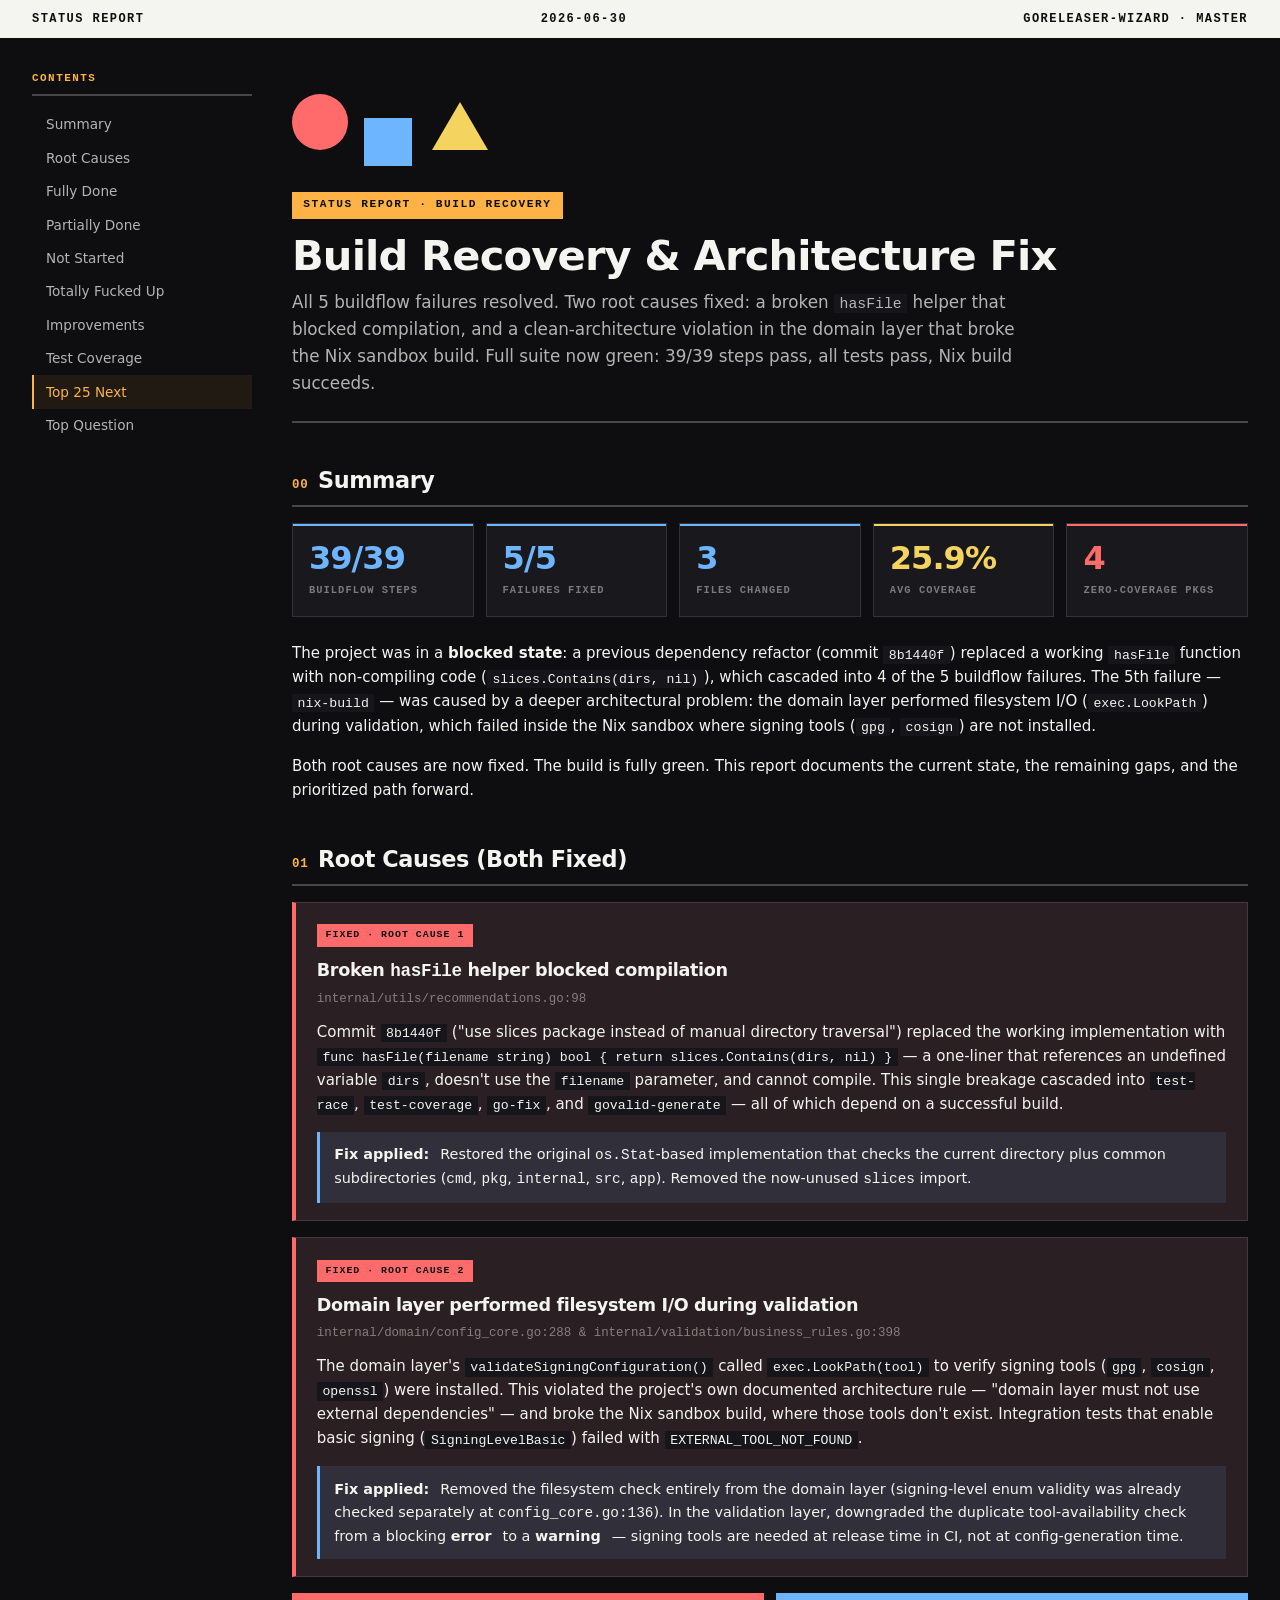
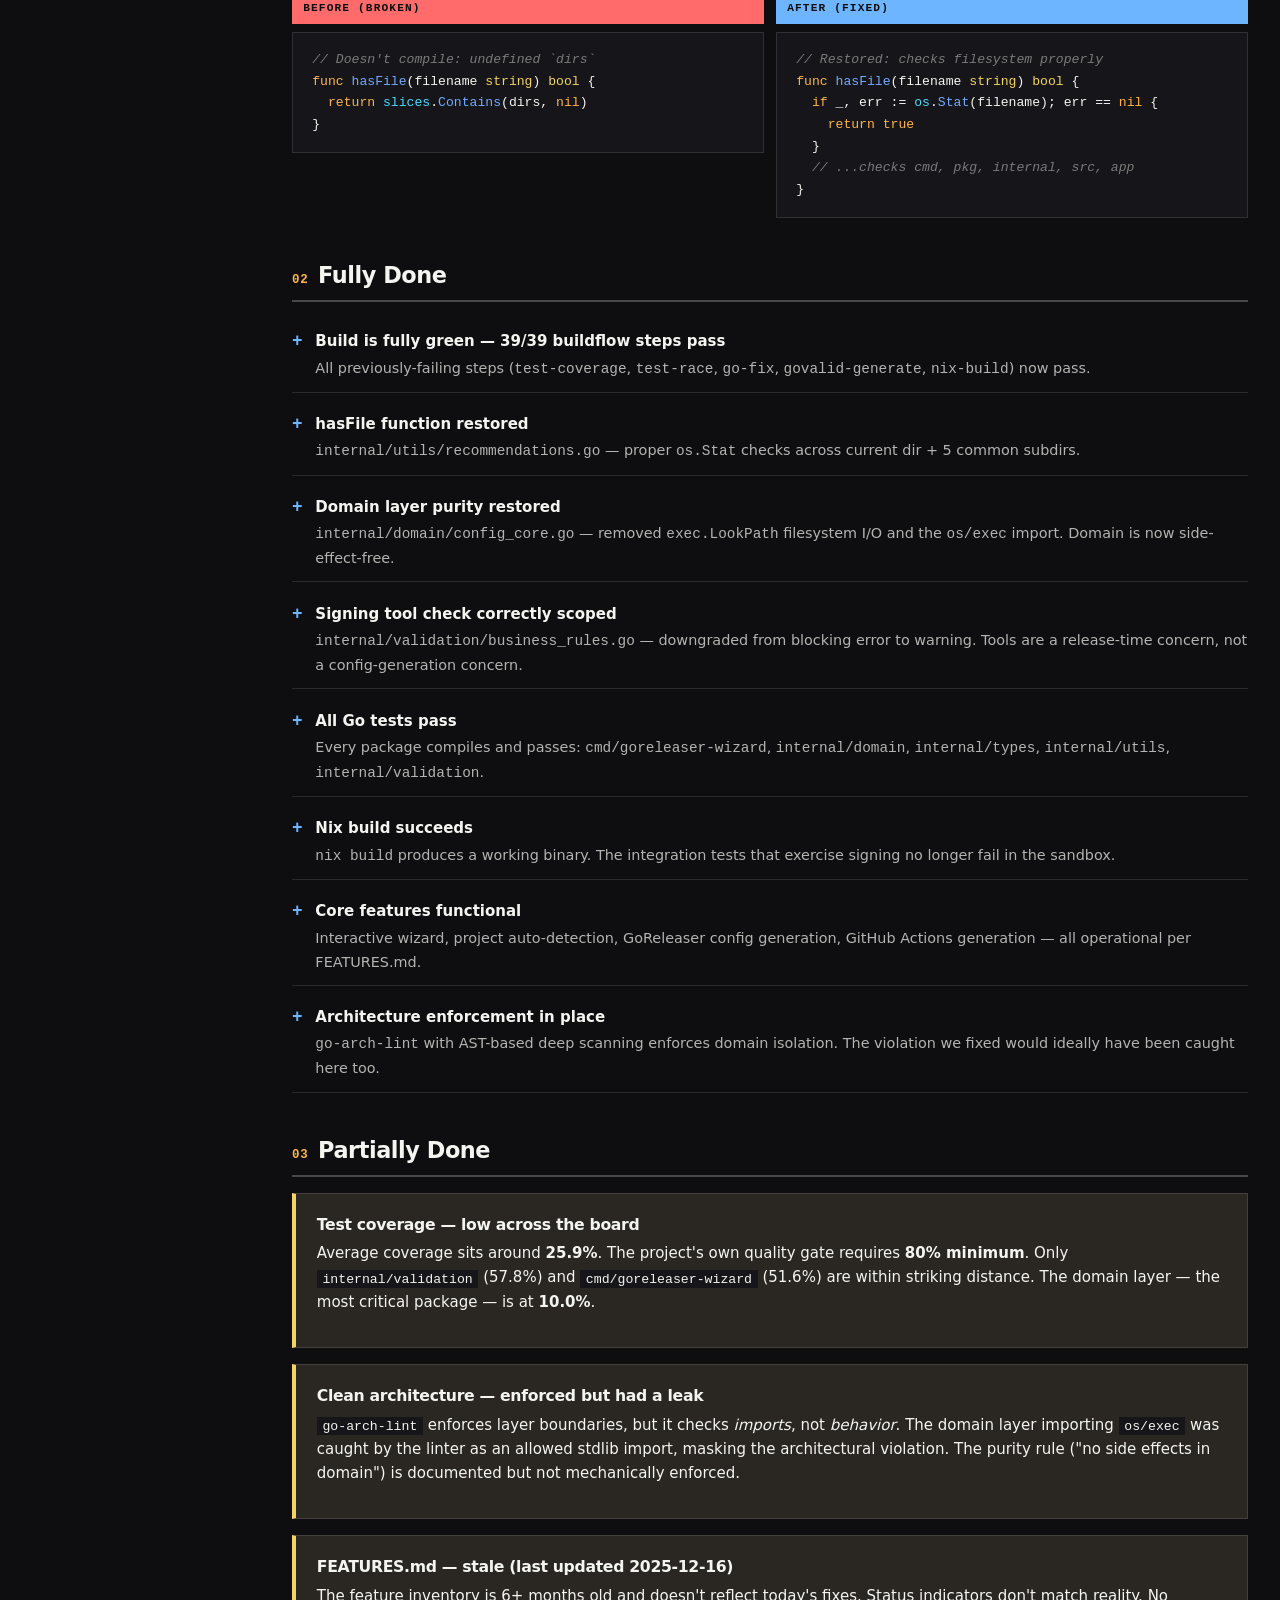
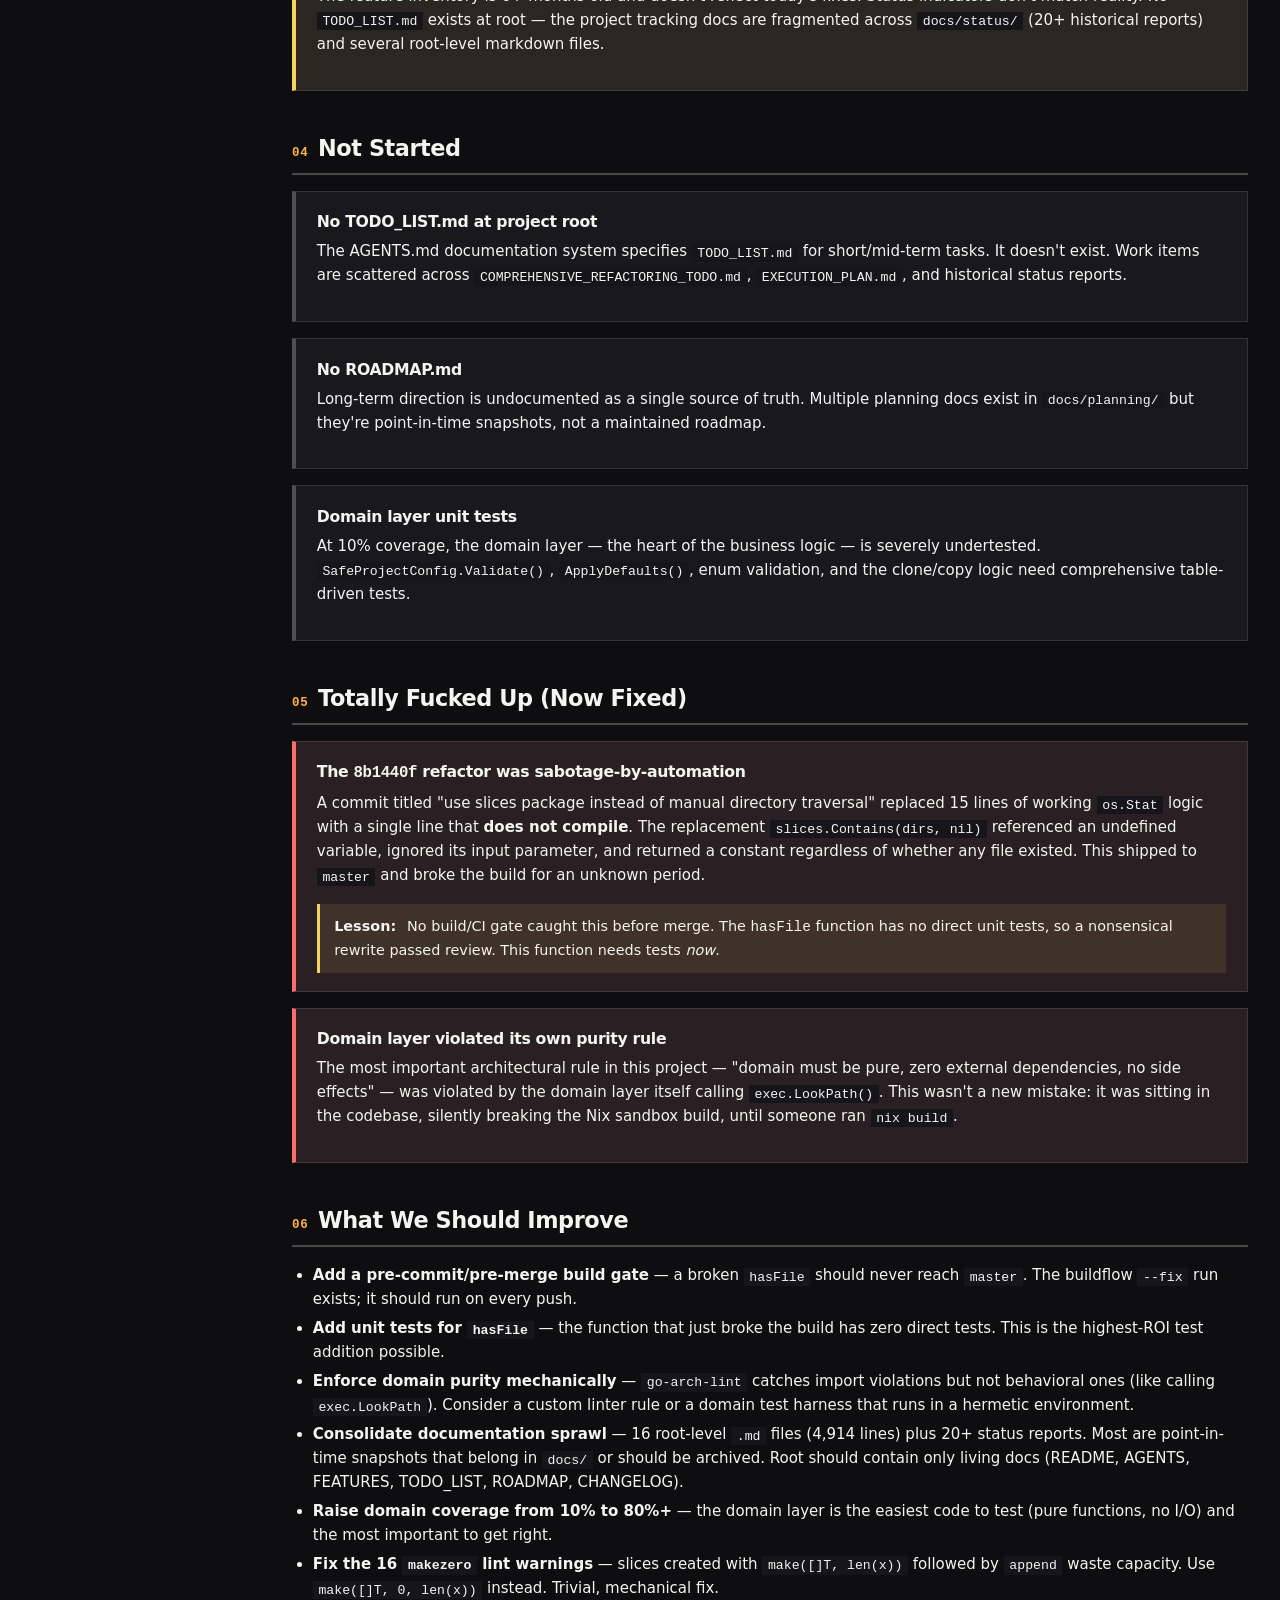
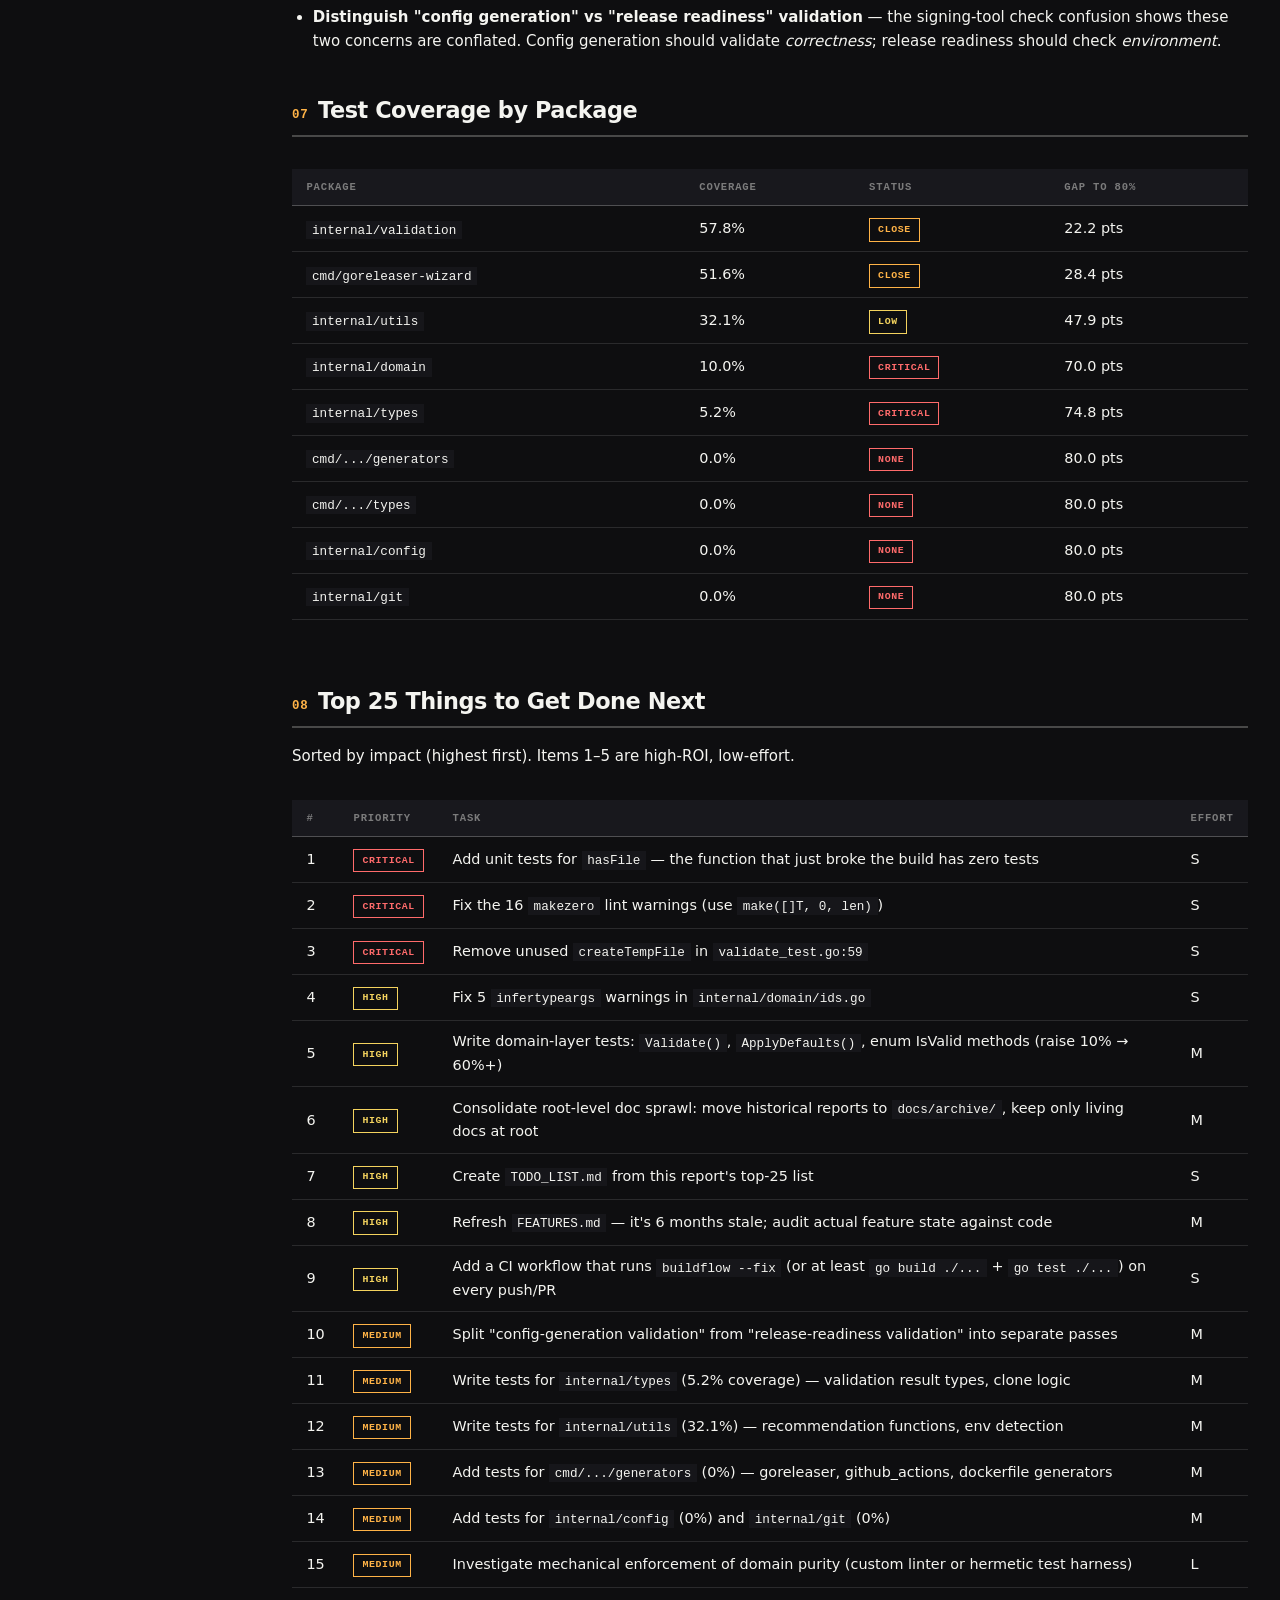
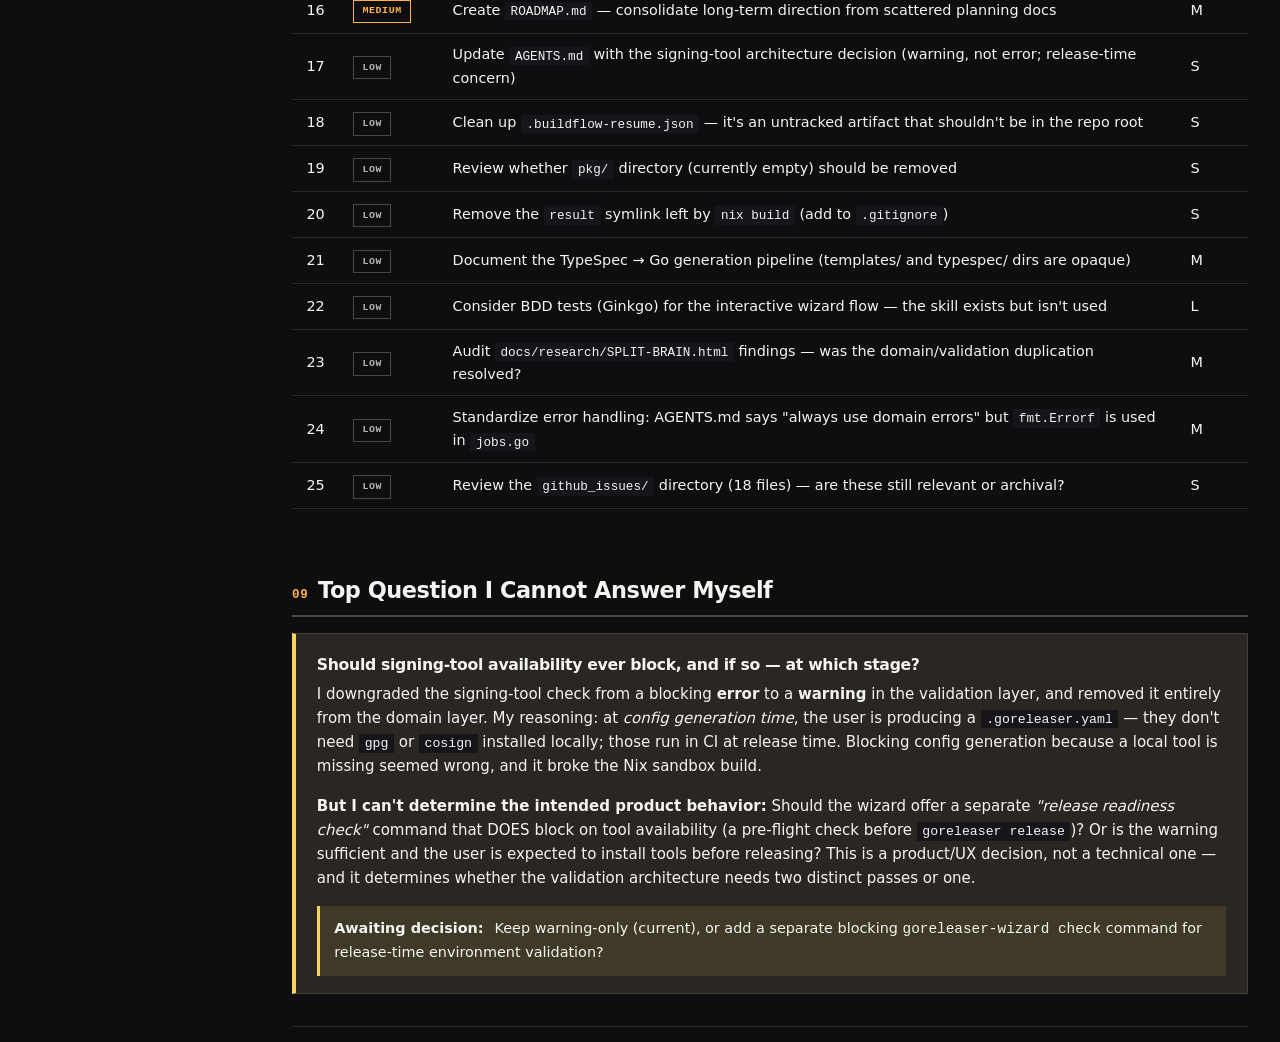
<file: docs/status/2026-06-30_23-01_BUILD_RECOVERY_AND_ARCHITECTURE_FIX.html>
<!doctype html>
<html lang="en">
  <head>
    <meta charset="UTF-8" />
    <meta name="viewport" content="width=device-width, initial-scale=1.0" />
    <title>Build Recovery &amp; Architecture Fix — Status Report</title>
    <style>
      :root {
        --color-graphite: #0e0e10;
        --color-graphite-2: #18181d;
        --color-graphite-3: #16161a;
        --color-bone: #f4f4f0;
        --color-red: #ff6b6b;
        --color-blue: #6eb5ff;
        --color-yellow: #f4d35e;
        --color-amber: #ffb347;
        --color-hairline: rgba(244, 244, 240, 0.12);
        --color-hairline-strong: rgba(244, 244, 240, 0.25);

        --surface: var(--color-graphite);
        --surface-raised: var(--color-graphite-2);
        --surface-sunken: var(--color-graphite-3);
        --text: var(--color-bone);
        --text-muted: rgba(244, 244, 240, 0.72);
        --text-faint: rgba(244, 244, 240, 0.45);
        --border: var(--color-hairline);
        --border-strong: var(--color-hairline-strong);
        --accent: var(--color-amber);
        --problem: var(--color-red);
        --solution: var(--color-blue);
        --warning: var(--color-yellow);

        --bg: var(--surface);
        --bg-elevated: var(--surface-raised);
        --bg-sunken: var(--surface-sunken);
        --bg-card: var(--surface-raised);
        --ink: var(--text);
        --ink-secondary: var(--text-muted);
        --ink-muted: var(--text-faint);
        --rose: var(--problem);
        --emerald: var(--solution);
        --amber-glow: color-mix(in srgb, var(--warning) 15%, transparent);
        --coral: var(--problem);
        --teal: var(--solution);

        --radius: 0px;
        --radius-sm: 0px;

        --font-heading:
          ui-sans-serif, system-ui, -apple-system, BlinkMacSystemFont,
          "Segoe UI", Roboto, Helvetica, Arial, sans-serif;
        --font-body:
          ui-sans-serif, system-ui, -apple-system, BlinkMacSystemFont,
          "Segoe UI", Roboto, Helvetica, Arial, sans-serif;
        --font-mono:
          ui-monospace, "Cascadia Code", "Source Code Pro", "JetBrains Mono",
          Menlo, Consolas, monospace;
      }

      * {
        box-sizing: border-box;
        margin: 0;
        padding: 0;
      }
      html {
        scroll-behavior: smooth;
      }
      section[id],
      [id] {
        scroll-margin-top: 60px;
      }

      body {
        background: var(--surface);
        color: var(--text);
        font-family: var(--font-body);
        font-size: 15px;
        line-height: 1.6;
        -webkit-font-smoothing: antialiased;
        -moz-osx-font-smoothing: grayscale;
      }

      :focus-visible {
        outline: 2px solid var(--accent);
        outline-offset: 2px;
      }
      a:focus-visible {
        outline-offset: -1px;
      }

      .top-bar {
        background: var(--text);
        color: var(--surface);
        padding: 0.6rem 2rem;
        font-family: var(--font-mono);
        font-size: 0.75rem;
        font-weight: 700;
        letter-spacing: 0.12em;
        text-transform: uppercase;
        display: flex;
        justify-content: space-between;
        align-items: center;
      }

      .layout {
        display: flex;
        gap: 2.5rem;
        padding: 2rem;
      }
      .sidebar {
        width: 220px;
        flex-shrink: 0;
        position: sticky;
        top: 1rem;
        align-self: flex-start;
        height: calc(100vh - 2rem);
        overflow-y: auto;
        display: none;
      }
      .sidebar nav {
        display: flex;
        flex-direction: column;
        gap: 0;
      }
      .sidebar .label {
        font-family: var(--font-mono);
        font-size: 0.68rem;
        font-weight: 700;
        text-transform: uppercase;
        letter-spacing: 0.14em;
        color: var(--accent);
        margin-bottom: 0.75rem;
        padding-bottom: 0.4rem;
        border-bottom: 2px solid var(--border-strong);
      }
      .sidebar a {
        font-size: 0.85rem;
        color: var(--text-muted);
        text-decoration: none;
        padding: 0.45rem 0.75rem;
        border-left: 2px solid transparent;
        transition: all 0.15s ease;
        line-height: 1.4;
        font-weight: 500;
      }
      .sidebar a:hover,
      .sidebar a.active {
        color: var(--accent);
        border-left-color: var(--accent);
        background: color-mix(in srgb, var(--accent) 8%, transparent);
      }
      .main {
        flex: 1;
        min-width: 0;
      }

      h1,
      h2,
      h3,
      h4 {
        font-family: var(--font-heading);
        font-weight: 800;
        letter-spacing: -0.02em;
      }
      h1 {
        font-size: clamp(1.8rem, 4vw, 2.6rem);
        line-height: 1.1;
        margin: 0 0 0.6rem;
      }
      h2 {
        font-size: 1.4rem;
        margin: 2.5rem 0 1rem;
        padding-bottom: 0.4rem;
        border-bottom: 2px solid var(--border-strong);
        display: flex;
        align-items: baseline;
        gap: 0.6rem;
      }
      h2 .num {
        font-family: var(--font-mono);
        font-size: 0.78rem;
        color: var(--accent);
        font-weight: 700;
        letter-spacing: 0.06em;
      }
      h3 {
        font-size: 1.1rem;
        margin: 0 0 0.4rem;
        font-weight: 700;
      }
      h4 {
        font-size: 0.98rem;
        margin: 0 0 0.3rem;
        font-weight: 700;
      }
      p {
        margin: 0 0 1rem;
      }
      ul {
        margin: 0 0 1rem;
        padding-left: 1.3rem;
      }
      li {
        margin: 0.3rem 0;
      }

      .hero {
        padding: 1.5rem 0 1.5rem;
        margin-bottom: 1.5rem;
        border-bottom: 2px solid var(--border-strong);
      }
      .hero-badge {
        display: inline-block;
        font-family: var(--font-mono);
        font-size: 0.7rem;
        font-weight: 700;
        text-transform: uppercase;
        letter-spacing: 0.14em;
        color: var(--surface);
        background: var(--accent);
        padding: 0.3rem 0.7rem;
        margin-bottom: 0.9rem;
      }
      .hero-subtitle {
        font-size: 1.05rem;
        color: var(--text-muted);
        max-width: 70ch;
        margin: 0;
      }
      .hero-shapes {
        position: relative;
        height: 80px;
        margin-bottom: 1rem;
      }
      .hero-shapes .circle {
        position: absolute;
        top: 0;
        left: 0;
        width: 56px;
        height: 56px;
        background: var(--problem);
        border-radius: 50%;
      }
      .hero-shapes .square {
        position: absolute;
        top: 24px;
        left: 72px;
        width: 48px;
        height: 48px;
        background: var(--solution);
      }
      .hero-shapes .tri {
        position: absolute;
        top: 8px;
        left: 140px;
        width: 0;
        height: 0;
        border-left: 28px solid transparent;
        border-right: 28px solid transparent;
        border-bottom: 48px solid var(--warning);
      }

      .card {
        background: var(--surface-raised);
        border: 1px solid var(--border);
        padding: 1.1rem 1.3rem;
        margin-bottom: 1rem;
        border-left: 4px solid var(--border-strong);
      }
      .card-problem {
        border-left-color: var(--problem);
        background: color-mix(
          in srgb,
          var(--problem) 8%,
          var(--surface-raised)
        );
      }
      .card-solution {
        border-left-color: var(--solution);
        background: color-mix(
          in srgb,
          var(--solution) 8%,
          var(--surface-raised)
        );
      }
      .card-warning {
        border-left-color: var(--warning);
        background: color-mix(
          in srgb,
          var(--warning) 8%,
          var(--surface-raised)
        );
      }

      .issue {
        background: var(--surface-raised);
        border: 1px solid var(--border);
        padding: 1.1rem 1.3rem;
        margin-bottom: 1rem;
        border-left: 4px solid var(--border-strong);
      }
      .issue-critical {
        border-left-color: var(--problem);
        background: color-mix(
          in srgb,
          var(--problem) 8%,
          var(--surface-raised)
        );
      }
      .issue-important {
        border-left-color: var(--warning);
        background: color-mix(
          in srgb,
          var(--warning) 8%,
          var(--surface-raised)
        );
      }
      .issue-nice {
        border-left-color: var(--solution);
        background: color-mix(
          in srgb,
          var(--solution) 8%,
          var(--surface-raised)
        );
      }
      .issue h3 {
        margin-bottom: 0.3rem;
      }
      .issue .where {
        font-family: var(--font-mono);
        font-size: 0.78rem;
        color: var(--text-faint);
        margin: 0.2rem 0 0.6rem;
      }
      .issue p:last-child {
        margin-bottom: 0;
      }

      .severity {
        display: inline-block;
        font-family: var(--font-mono);
        font-size: 0.62rem;
        font-weight: 700;
        letter-spacing: 0.1em;
        text-transform: uppercase;
        padding: 0.2rem 0.55rem;
        margin-bottom: 0.6rem;
        color: var(--surface);
      }
      .severity-critical {
        background: var(--problem);
      }
      .severity-important {
        background: var(--warning);
      }
      .severity-nice {
        background: var(--solution);
      }

      .badge {
        display: inline-block;
        font-family: var(--font-mono);
        font-size: 0.62rem;
        font-weight: 700;
        letter-spacing: 0.06em;
        text-transform: uppercase;
        padding: 0.18rem 0.5rem;
        border: 1px solid var(--border-strong);
        color: var(--text-muted);
      }
      .badge-critical {
        color: var(--problem);
        border-color: var(--problem);
      }
      .badge-high {
        color: var(--warning);
        border-color: var(--warning);
      }
      .badge-medium {
        color: var(--accent);
        border-color: var(--accent);
      }
      .badge-low {
        color: var(--text-muted);
      }
      .badge-fixed {
        color: var(--solution);
        border-color: var(--solution);
      }

      .callout {
        margin: 0.8rem 0 0;
        padding: 0.7rem 0.9rem;
        border-left: 3px solid var(--border-strong);
        background: color-mix(in srgb, var(--text) 5%, transparent);
        font-size: 0.9rem;
      }
      .callout strong {
        display: inline-block;
        margin-right: 0.4rem;
      }
      .callout-solution {
        border-left-color: var(--solution);
        background: color-mix(in srgb, var(--solution) 10%, transparent);
      }
      .callout-warning {
        border-left-color: var(--warning);
        background: color-mix(in srgb, var(--warning) 10%, transparent);
      }
      .callout-problem {
        border-left-color: var(--problem);
        background: color-mix(in srgb, var(--problem) 10%, transparent);
      }

      .stat-grid,
      .scorecard {
        display: grid;
        grid-template-columns: repeat(auto-fit, minmax(150px, 1fr));
        gap: 0.75rem;
        margin: 1rem 0 1.5rem;
      }
      .stat-card,
      .score-card {
        background: var(--surface-raised);
        border: 1px solid var(--border);
        padding: 1.1rem 1rem;
        position: relative;
      }
      .stat-card::before,
      .score-card::before {
        content: "";
        position: absolute;
        top: 0;
        left: 0;
        right: 0;
        height: 2px;
        background: var(--border-strong);
      }
      .stat-bad::before,
      .score-bad::before {
        background: var(--problem);
      }
      .stat-good::before,
      .score-good::before {
        background: var(--solution);
      }
      .stat-warn::before,
      .score-warn::before {
        background: var(--warning);
      }
      .stat-value,
      .score {
        font-family: var(--font-heading);
        font-size: 2rem;
        font-weight: 800;
        line-height: 1;
        letter-spacing: -0.03em;
        color: var(--text);
      }
      .stat-bad .stat-value,
      .score-bad .score {
        color: var(--problem);
      }
      .stat-good .stat-value,
      .score-good .score {
        color: var(--solution);
      }
      .stat-warn .stat-value,
      .score-warn .score {
        color: var(--warning);
      }
      .stat-label,
      .score-card .label {
        font-family: var(--font-mono);
        font-size: 0.65rem;
        font-weight: 600;
        text-transform: uppercase;
        letter-spacing: 0.1em;
        color: var(--text-faint);
        margin-top: 0.5rem;
      }

      .strengths {
        display: grid;
        gap: 0.5rem;
        margin: 1rem 0 1.5rem;
      }
      .strength {
        display: grid;
        grid-template-columns: auto 1fr;
        gap: 0.8rem;
        padding: 0.7rem 0;
        border-bottom: 1px solid var(--border);
      }
      .strength .check {
        font-family: var(--font-mono);
        font-weight: 700;
        color: var(--solution);
        font-size: 1.1rem;
        line-height: 1.4;
      }
      .strength .text strong {
        display: block;
        margin-bottom: 0.15rem;
      }
      .strength .text span {
        color: var(--text-muted);
        font-size: 0.9rem;
      }

      .table-wrap {
        overflow-x: auto;
      }
      table {
        width: 100%;
        border-collapse: collapse;
        margin: 1rem 0 1.5rem;
        font-size: 0.9rem;
      }
      th {
        text-align: left;
        padding: 0.6rem 0.9rem;
        background: var(--surface-raised);
        color: var(--text-faint);
        font-family: var(--font-mono);
        font-size: 0.66rem;
        font-weight: 700;
        letter-spacing: 0.08em;
        text-transform: uppercase;
        border-bottom: 1px solid var(--border-strong);
      }
      td {
        padding: 0.6rem 0.9rem;
        border-bottom: 1px solid var(--border);
      }
      tr:hover td {
        background: var(--surface-raised);
      }

      .compare-header {
        display: grid;
        grid-template-columns: 1fr 1fr;
        gap: 0.75rem;
        margin: 1rem 0 0.5rem;
      }
      .compare-before,
      .compare-after {
        font-family: var(--font-mono);
        font-size: 0.7rem;
        font-weight: 700;
        text-transform: uppercase;
        letter-spacing: 0.1em;
        padding: 0.4rem 0.7rem;
        color: var(--surface);
      }
      .compare-before {
        background: var(--problem);
      }
      .compare-after {
        background: var(--solution);
      }
      .compare-row {
        display: grid;
        grid-template-columns: 1fr 1fr;
        gap: 0.75rem;
        margin-bottom: 1rem;
      }
      .compare-row pre {
        margin: 0;
      }

      pre {
        background: var(--surface-sunken);
        border: 1px solid var(--border);
        padding: 1rem 1.2rem;
        margin: 1rem 0;
        font-family: var(--font-mono);
        font-size: 0.82rem;
        line-height: 1.65;
        overflow-x: auto;
      }
      code {
        font-family: var(--font-mono);
      }
      p code,
      li code,
      td code {
        font-size: 0.88em;
        background: var(--surface-sunken);
        padding: 0.1rem 0.35rem;
      }
      .tok-keyword {
        color: var(--accent);
      }
      .tok-type {
        color: var(--warning);
      }
      .tok-string {
        color: var(--solution);
      }
      .tok-comment {
        color: var(--text-faint);
        font-style: italic;
      }
      .tok-func {
        color: #74a9ff;
      }
      .tok-number {
        color: var(--accent);
      }
      .tok-builtin {
        color: #4dd9ff;
      }
      .tok-punct {
        color: var(--text-muted);
      }

      .migration-step {
        display: grid;
        grid-template-columns: 48px 1fr;
        gap: 1rem;
        margin: 1rem 0;
        padding: 1rem;
        background: var(--surface-raised);
        border: 1px solid var(--border);
        border-left: 3px solid var(--accent);
      }
      .migration-num {
        font-family: var(--font-mono);
        font-weight: 800;
        font-size: 1.5rem;
        color: var(--accent);
        line-height: 1;
      }
      .migration-content h4 {
        margin-bottom: 0.2rem;
      }
      .migration-content p {
        margin-bottom: 0;
        color: var(--text-muted);
        font-size: 0.92rem;
      }

      .footer {
        margin-top: 2rem;
        padding-top: 1rem;
        border-top: 1px solid var(--border);
        font-size: 0.8rem;
        color: var(--text-faint);
        font-family: var(--font-mono);
      }

      @media (min-width: 1024px) {
        .sidebar {
          display: block;
        }
      }
      @media (max-width: 768px) {
        .layout {
          flex-direction: column;
          padding: 1rem;
        }
        .top-bar {
          padding: 0.6rem 1rem;
          flex-wrap: wrap;
          gap: 0.3rem;
        }
        .compare-header,
        .compare-row {
          grid-template-columns: 1fr;
        }
        .stat-grid,
        .scorecard {
          grid-template-columns: repeat(2, 1fr);
        }
        .migration-step {
          grid-template-columns: 1fr;
        }
      }
    </style>
  </head>
  <body>
    <div class="top-bar">
      <span>Status Report</span>
      <span>2026-06-30</span>
      <span>GoReleaser-Wizard &middot; master</span>
    </div>

    <div class="layout">
      <aside class="sidebar" data-nav>
        <nav>
          <div class="label">Contents</div>
          <a href="#summary">Summary</a>
          <a href="#root-cause">Root Causes</a>
          <a href="#done">Fully Done</a>
          <a href="#partial">Partially Done</a>
          <a href="#not-started">Not Started</a>
          <a href="#fucked">Totally Fucked Up</a>
          <a href="#improve">Improvements</a>
          <a href="#coverage">Test Coverage</a>
          <a href="#next25">Top 25 Next</a>
          <a href="#question">Top Question</a>
        </nav>
      </aside>

      <main class="main">
        <div class="hero">
          <div class="hero-shapes">
            <div class="circle"></div>
            <div class="square"></div>
            <div class="tri"></div>
          </div>
          <div class="hero-badge">Status Report &middot; Build Recovery</div>
          <h1>Build Recovery &amp; Architecture Fix</h1>
          <p class="hero-subtitle">
            All 5 buildflow failures resolved. Two root causes fixed: a broken
            <code>hasFile</code> helper that blocked compilation, and a
            clean-architecture violation in the domain layer that broke the Nix
            sandbox build. Full suite now green: 39/39 steps pass, all tests
            pass, Nix build succeeds.
          </p>
        </div>

        <!-- SUMMARY -->
        <h2 id="summary"><span class="num">00</span>Summary</h2>
        <div class="stat-grid">
          <div class="stat-card stat-good">
            <div class="stat-value">39/39</div>
            <div class="stat-label">Buildflow Steps</div>
          </div>
          <div class="stat-card stat-good">
            <div class="stat-value">5/5</div>
            <div class="stat-label">Failures Fixed</div>
          </div>
          <div class="stat-card stat-good">
            <div class="stat-value">3</div>
            <div class="stat-label">Files Changed</div>
          </div>
          <div class="stat-card stat-warn">
            <div class="stat-value">25.9%</div>
            <div class="stat-label">Avg Coverage</div>
          </div>
          <div class="stat-card stat-bad">
            <div class="stat-value">4</div>
            <div class="stat-label">Zero-Coverage Pkgs</div>
          </div>
        </div>

        <p>
          The project was in a <strong>blocked state</strong>: a previous
          dependency refactor (commit <code>8b1440f</code>) replaced a working
          <code>hasFile</code> function with non-compiling code (<code
            >slices.Contains(dirs, nil)</code
          >), which cascaded into 4 of the 5 buildflow failures. The 5th failure
          — <code>nix-build</code> — was caused by a deeper architectural
          problem: the domain layer performed filesystem I/O
          (<code>exec.LookPath</code>) during validation, which failed inside
          the Nix sandbox where signing tools (<code>gpg</code>,
          <code>cosign</code>) are not installed.
        </p>

        <p>
          Both root causes are now fixed. The build is fully green. This report
          documents the current state, the remaining gaps, and the prioritized
          path forward.
        </p>

        <!-- ROOT CAUSE -->
        <h2 id="root-cause">
          <span class="num">01</span>Root Causes (Both Fixed)
        </h2>

        <div class="issue issue-critical">
          <span class="severity severity-critical"
            >Fixed &middot; Root Cause 1</span
          >
          <h3>Broken <code>hasFile</code> helper blocked compilation</h3>
          <div class="where">internal/utils/recommendations.go:98</div>
          <p>
            Commit <code>8b1440f</code> ("use slices package instead of manual
            directory traversal") replaced the working implementation with
            <code
              >func hasFile(filename string) bool { return slices.Contains(dirs,
              nil) }</code
            >
            — a one-liner that references an undefined variable
            <code>dirs</code>, doesn't use the <code>filename</code> parameter,
            and cannot compile. This single breakage cascaded into
            <code>test-race</code>, <code>test-coverage</code>,
            <code>go-fix</code>, and <code>govalid-generate</code> — all of
            which depend on a successful build.
          </p>
          <div class="callout callout-solution">
            <strong>Fix applied:</strong> Restored the original
            <code>os.Stat</code>-based implementation that checks the current
            directory plus common subdirectories (<code>cmd</code>,
            <code>pkg</code>, <code>internal</code>, <code>src</code>,
            <code>app</code>). Removed the now-unused
            <code>slices</code> import.
          </div>
        </div>

        <div class="issue issue-critical">
          <span class="severity severity-critical"
            >Fixed &middot; Root Cause 2</span
          >
          <h3>Domain layer performed filesystem I/O during validation</h3>
          <div class="where">
            internal/domain/config_core.go:288 &amp;
            internal/validation/business_rules.go:398
          </div>
          <p>
            The domain layer's
            <code>validateSigningConfiguration()</code> called
            <code>exec.LookPath(tool)</code> to verify signing tools
            (<code>gpg</code>, <code>cosign</code>, <code>openssl</code>) were
            installed. This violated the project's own documented architecture
            rule — "domain layer must not use external dependencies" — and broke
            the Nix sandbox build, where those tools don't exist. Integration
            tests that enable basic signing (<code>SigningLevelBasic</code>)
            failed with <code>EXTERNAL_TOOL_NOT_FOUND</code>.
          </p>
          <div class="callout callout-solution">
            <strong>Fix applied:</strong> Removed the filesystem check entirely
            from the domain layer (signing-level enum validity was already
            checked separately at <code>config_core.go:136</code>). In the
            validation layer, downgraded the duplicate tool-availability check
            from a blocking <strong>error</strong> to a
            <strong>warning</strong> — signing tools are needed at release time
            in CI, not at config-generation time.
          </div>
        </div>

        <!-- BEFORE / AFTER -->
        <div class="compare-header">
          <div class="compare-before">Before (broken)</div>
          <div class="compare-after">After (fixed)</div>
        </div>
        <div class="compare-row">
          <div>
            <pre><code><span class="tok-comment">// Doesn't compile: undefined `dirs`</span>
<span class="tok-keyword">func</span> <span class="tok-func">hasFile</span>(filename <span class="tok-type">string</span>) <span class="tok-type">bool</span> {
  <span class="tok-keyword">return</span> <span class="tok-builtin">slices</span>.<span class="tok-func">Contains</span>(dirs, <span class="tok-keyword">nil</span>)
}</code></pre>
          </div>
          <div>
            <pre><code><span class="tok-comment">// Restored: checks filesystem properly</span>
<span class="tok-keyword">func</span> <span class="tok-func">hasFile</span>(filename <span class="tok-type">string</span>) <span class="tok-type">bool</span> {
  <span class="tok-keyword">if</span> _, err := <span class="tok-builtin">os</span>.<span class="tok-func">Stat</span>(filename); err == <span class="tok-keyword">nil</span> {
    <span class="tok-keyword">return</span> <span class="tok-keyword">true</span>
  }
  <span class="tok-comment">// ...checks cmd, pkg, internal, src, app</span>
}</code></pre>
          </div>
        </div>

        <!-- FULLY DONE -->
        <h2 id="done"><span class="num">02</span>Fully Done</h2>
        <div class="strengths">
          <div class="strength">
            <div class="check">+</div>
            <div class="text">
              <strong>Build is fully green — 39/39 buildflow steps pass</strong>
              <span
                >All previously-failing steps (<code>test-coverage</code>,
                <code>test-race</code>, <code>go-fix</code>,
                <code>govalid-generate</code>, <code>nix-build</code>) now
                pass.</span
              >
            </div>
          </div>
          <div class="strength">
            <div class="check">+</div>
            <div class="text">
              <strong>hasFile function restored</strong>
              <span
                ><code>internal/utils/recommendations.go</code> — proper
                <code>os.Stat</code> checks across current dir + 5 common
                subdirs.</span
              >
            </div>
          </div>
          <div class="strength">
            <div class="check">+</div>
            <div class="text">
              <strong>Domain layer purity restored</strong>
              <span
                ><code>internal/domain/config_core.go</code> — removed
                <code>exec.LookPath</code> filesystem I/O and the
                <code>os/exec</code> import. Domain is now
                side-effect-free.</span
              >
            </div>
          </div>
          <div class="strength">
            <div class="check">+</div>
            <div class="text">
              <strong>Signing tool check correctly scoped</strong>
              <span
                ><code>internal/validation/business_rules.go</code> — downgraded
                from blocking error to warning. Tools are a release-time
                concern, not a config-generation concern.</span
              >
            </div>
          </div>
          <div class="strength">
            <div class="check">+</div>
            <div class="text">
              <strong>All Go tests pass</strong>
              <span
                >Every package compiles and passes:
                <code>cmd/goreleaser-wizard</code>,
                <code>internal/domain</code>, <code>internal/types</code>,
                <code>internal/utils</code>,
                <code>internal/validation</code>.</span
              >
            </div>
          </div>
          <div class="strength">
            <div class="check">+</div>
            <div class="text">
              <strong>Nix build succeeds</strong>
              <span
                ><code>nix build</code> produces a working binary. The
                integration tests that exercise signing no longer fail in the
                sandbox.</span
              >
            </div>
          </div>
          <div class="strength">
            <div class="check">+</div>
            <div class="text">
              <strong>Core features functional</strong>
              <span
                >Interactive wizard, project auto-detection, GoReleaser config
                generation, GitHub Actions generation — all operational per
                FEATURES.md.</span
              >
            </div>
          </div>
          <div class="strength">
            <div class="check">+</div>
            <div class="text">
              <strong>Architecture enforcement in place</strong>
              <span
                ><code>go-arch-lint</code> with AST-based deep scanning enforces
                domain isolation. The violation we fixed would ideally have been
                caught here too.</span
              >
            </div>
          </div>
        </div>

        <!-- PARTIALLY DONE -->
        <h2 id="partial"><span class="num">03</span>Partially Done</h2>

        <div class="card card-warning">
          <h4>Test coverage — low across the board</h4>
          <p>
            Average coverage sits around <strong>25.9%</strong>. The project's
            own quality gate requires <strong>80% minimum</strong>. Only
            <code>internal/validation</code> (57.8%) and
            <code>cmd/goreleaser-wizard</code> (51.6%) are within striking
            distance. The domain layer — the most critical package — is at
            <strong>10.0%</strong>.
          </p>
        </div>

        <div class="card card-warning">
          <h4>Clean architecture — enforced but had a leak</h4>
          <p>
            <code>go-arch-lint</code> enforces layer boundaries, but it checks
            <em>imports</em>, not <em>behavior</em>. The domain layer importing
            <code>os/exec</code> was caught by the linter as an allowed stdlib
            import, masking the architectural violation. The purity rule ("no
            side effects in domain") is documented but not mechanically
            enforced.
          </p>
        </div>

        <div class="card card-warning">
          <h4>FEATURES.md — stale (last updated 2025-12-16)</h4>
          <p>
            The feature inventory is 6+ months old and doesn't reflect today's
            fixes. Status indicators don't match reality. No
            <code>TODO_LIST.md</code> exists at root — the project tracking docs
            are fragmented across <code>docs/status/</code> (20+ historical
            reports) and several root-level markdown files.
          </p>
        </div>

        <!-- NOT STARTED -->
        <h2 id="not-started"><span class="num">04</span>Not Started</h2>

        <div class="card">
          <h4>No TODO_LIST.md at project root</h4>
          <p>
            The AGENTS.md documentation system specifies
            <code>TODO_LIST.md</code> for short/mid-term tasks. It doesn't
            exist. Work items are scattered across
            <code>COMPREHENSIVE_REFACTORING_TODO.md</code>,
            <code>EXECUTION_PLAN.md</code>, and historical status reports.
          </p>
        </div>

        <div class="card">
          <h4>No ROADMAP.md</h4>
          <p>
            Long-term direction is undocumented as a single source of truth.
            Multiple planning docs exist in <code>docs/planning/</code> but
            they're point-in-time snapshots, not a maintained roadmap.
          </p>
        </div>

        <div class="card">
          <h4>Domain layer unit tests</h4>
          <p>
            At 10% coverage, the domain layer — the heart of the business logic
            — is severely undertested.
            <code>SafeProjectConfig.Validate()</code>,
            <code>ApplyDefaults()</code>, enum validation, and the clone/copy
            logic need comprehensive table-driven tests.
          </p>
        </div>

        <!-- TOTALLY FUCKED UP -->
        <h2 id="fucked">
          <span class="num">05</span>Totally Fucked Up (Now Fixed)
        </h2>

        <div class="card card-problem">
          <h4>The <code>8b1440f</code> refactor was sabotage-by-automation</h4>
          <p>
            A commit titled "use slices package instead of manual directory
            traversal" replaced 15 lines of working <code>os.Stat</code> logic
            with a single line that <strong>does not compile</strong>. The
            replacement <code>slices.Contains(dirs, nil)</code> referenced an
            undefined variable, ignored its input parameter, and returned a
            constant regardless of whether any file existed. This shipped to
            <code>master</code> and broke the build for an unknown period.
          </p>
          <div class="callout callout-warning">
            <strong>Lesson:</strong> No build/CI gate caught this before merge.
            The <code>hasFile</code> function has no direct unit tests, so a
            nonsensical rewrite passed review. This function needs tests
            <em>now</em>.
          </div>
        </div>

        <div class="card card-problem">
          <h4>Domain layer violated its own purity rule</h4>
          <p>
            The most important architectural rule in this project — "domain must
            be pure, zero external dependencies, no side effects" — was violated
            by the domain layer itself calling <code>exec.LookPath()</code>.
            This wasn't a new mistake: it was sitting in the codebase, silently
            breaking the Nix sandbox build, until someone ran
            <code>nix build</code>.
          </p>
        </div>

        <!-- IMPROVEMENTS -->
        <h2 id="improve"><span class="num">06</span>What We Should Improve</h2>

        <ul>
          <li>
            <strong>Add a pre-commit/pre-merge build gate</strong> — a broken
            <code>hasFile</code> should never reach <code>master</code>. The
            buildflow <code>--fix</code> run exists; it should run on every
            push.
          </li>
          <li>
            <strong>Add unit tests for <code>hasFile</code></strong> — the
            function that just broke the build has zero direct tests. This is
            the highest-ROI test addition possible.
          </li>
          <li>
            <strong>Enforce domain purity mechanically</strong> —
            <code>go-arch-lint</code> catches import violations but not
            behavioral ones (like calling <code>exec.LookPath</code>). Consider
            a custom linter rule or a domain test harness that runs in a
            hermetic environment.
          </li>
          <li>
            <strong>Consolidate documentation sprawl</strong> — 16 root-level
            <code>.md</code> files (4,914 lines) plus 20+ status reports. Most
            are point-in-time snapshots that belong in <code>docs/</code> or
            should be archived. Root should contain only living docs (README,
            AGENTS, FEATURES, TODO_LIST, ROADMAP, CHANGELOG).
          </li>
          <li>
            <strong>Raise domain coverage from 10% to 80%+</strong> — the domain
            layer is the easiest code to test (pure functions, no I/O) and the
            most important to get right.
          </li>
          <li>
            <strong>Fix the 16 <code>makezero</code> lint warnings</strong> —
            slices created with <code>make([]T, len(x))</code> followed by
            <code>append</code> waste capacity. Use
            <code>make([]T, 0, len(x))</code> instead. Trivial, mechanical fix.
          </li>
          <li>
            <strong
              >Distinguish "config generation" vs "release readiness"
              validation</strong
            >
            — the signing-tool check confusion shows these two concerns are
            conflated. Config generation should validate <em>correctness</em>;
            release readiness should check <em>environment</em>.
          </li>
        </ul>

        <!-- COVERAGE TABLE -->
        <h2 id="coverage">
          <span class="num">07</span>Test Coverage by Package
        </h2>
        <div class="table-wrap">
          <table>
            <thead>
              <tr>
                <th>Package</th>
                <th>Coverage</th>
                <th>Status</th>
                <th>Gap to 80%</th>
              </tr>
            </thead>
            <tbody>
              <tr>
                <td><code>internal/validation</code></td>
                <td>57.8%</td>
                <td><span class="badge badge-medium">Close</span></td>
                <td>22.2 pts</td>
              </tr>
              <tr>
                <td><code>cmd/goreleaser-wizard</code></td>
                <td>51.6%</td>
                <td><span class="badge badge-medium">Close</span></td>
                <td>28.4 pts</td>
              </tr>
              <tr>
                <td><code>internal/utils</code></td>
                <td>32.1%</td>
                <td><span class="badge badge-high">Low</span></td>
                <td>47.9 pts</td>
              </tr>
              <tr>
                <td><code>internal/domain</code></td>
                <td>10.0%</td>
                <td><span class="badge badge-critical">Critical</span></td>
                <td>70.0 pts</td>
              </tr>
              <tr>
                <td><code>internal/types</code></td>
                <td>5.2%</td>
                <td><span class="badge badge-critical">Critical</span></td>
                <td>74.8 pts</td>
              </tr>
              <tr>
                <td><code>cmd/.../generators</code></td>
                <td>0.0%</td>
                <td><span class="badge badge-critical">None</span></td>
                <td>80.0 pts</td>
              </tr>
              <tr>
                <td><code>cmd/.../types</code></td>
                <td>0.0%</td>
                <td><span class="badge badge-critical">None</span></td>
                <td>80.0 pts</td>
              </tr>
              <tr>
                <td><code>internal/config</code></td>
                <td>0.0%</td>
                <td><span class="badge badge-critical">None</span></td>
                <td>80.0 pts</td>
              </tr>
              <tr>
                <td><code>internal/git</code></td>
                <td>0.0%</td>
                <td><span class="badge badge-critical">None</span></td>
                <td>80.0 pts</td>
              </tr>
            </tbody>
          </table>
        </div>

        <!-- TOP 25 NEXT -->
        <h2 id="next25">
          <span class="num">08</span>Top 25 Things to Get Done Next
        </h2>
        <p>
          Sorted by impact (highest first). Items 1–5 are high-ROI, low-effort.
        </p>
        <div class="table-wrap">
          <table>
            <thead>
              <tr>
                <th>#</th>
                <th>Priority</th>
                <th>Task</th>
                <th>Effort</th>
              </tr>
            </thead>
            <tbody>
              <tr>
                <td>1</td>
                <td><span class="badge badge-critical">Critical</span></td>
                <td>
                  Add unit tests for <code>hasFile</code> — the function that
                  just broke the build has zero tests
                </td>
                <td>S</td>
              </tr>
              <tr>
                <td>2</td>
                <td><span class="badge badge-critical">Critical</span></td>
                <td>
                  Fix the 16 <code>makezero</code> lint warnings (use
                  <code>make([]T, 0, len)</code>)
                </td>
                <td>S</td>
              </tr>
              <tr>
                <td>3</td>
                <td><span class="badge badge-critical">Critical</span></td>
                <td>
                  Remove unused <code>createTempFile</code> in
                  <code>validate_test.go:59</code>
                </td>
                <td>S</td>
              </tr>
              <tr>
                <td>4</td>
                <td><span class="badge badge-high">High</span></td>
                <td>
                  Fix 5 <code>infertypeargs</code> warnings in
                  <code>internal/domain/ids.go</code>
                </td>
                <td>S</td>
              </tr>
              <tr>
                <td>5</td>
                <td><span class="badge badge-high">High</span></td>
                <td>
                  Write domain-layer tests: <code>Validate()</code>,
                  <code>ApplyDefaults()</code>, enum IsValid methods (raise 10%
                  → 60%+)
                </td>
                <td>M</td>
              </tr>
              <tr>
                <td>6</td>
                <td><span class="badge badge-high">High</span></td>
                <td>
                  Consolidate root-level doc sprawl: move historical reports to
                  <code>docs/archive/</code>, keep only living docs at root
                </td>
                <td>M</td>
              </tr>
              <tr>
                <td>7</td>
                <td><span class="badge badge-high">High</span></td>
                <td>
                  Create <code>TODO_LIST.md</code> from this report's top-25
                  list
                </td>
                <td>S</td>
              </tr>
              <tr>
                <td>8</td>
                <td><span class="badge badge-high">High</span></td>
                <td>
                  Refresh <code>FEATURES.md</code> — it's 6 months stale; audit
                  actual feature state against code
                </td>
                <td>M</td>
              </tr>
              <tr>
                <td>9</td>
                <td><span class="badge badge-high">High</span></td>
                <td>
                  Add a CI workflow that runs <code>buildflow --fix</code> (or
                  at least <code>go build ./...</code> +
                  <code>go test ./...</code>) on every push/PR
                </td>
                <td>S</td>
              </tr>
              <tr>
                <td>10</td>
                <td><span class="badge badge-medium">Medium</span></td>
                <td>
                  Split "config-generation validation" from "release-readiness
                  validation" into separate passes
                </td>
                <td>M</td>
              </tr>
              <tr>
                <td>11</td>
                <td><span class="badge badge-medium">Medium</span></td>
                <td>
                  Write tests for <code>internal/types</code> (5.2% coverage) —
                  validation result types, clone logic
                </td>
                <td>M</td>
              </tr>
              <tr>
                <td>12</td>
                <td><span class="badge badge-medium">Medium</span></td>
                <td>
                  Write tests for <code>internal/utils</code> (32.1%) —
                  recommendation functions, env detection
                </td>
                <td>M</td>
              </tr>
              <tr>
                <td>13</td>
                <td><span class="badge badge-medium">Medium</span></td>
                <td>
                  Add tests for <code>cmd/.../generators</code> (0%) —
                  goreleaser, github_actions, dockerfile generators
                </td>
                <td>M</td>
              </tr>
              <tr>
                <td>14</td>
                <td><span class="badge badge-medium">Medium</span></td>
                <td>
                  Add tests for <code>internal/config</code> (0%) and
                  <code>internal/git</code> (0%)
                </td>
                <td>M</td>
              </tr>
              <tr>
                <td>15</td>
                <td><span class="badge badge-medium">Medium</span></td>
                <td>
                  Investigate mechanical enforcement of domain purity (custom
                  linter or hermetic test harness)
                </td>
                <td>L</td>
              </tr>
              <tr>
                <td>16</td>
                <td><span class="badge badge-medium">Medium</span></td>
                <td>
                  Create <code>ROADMAP.md</code> — consolidate long-term
                  direction from scattered planning docs
                </td>
                <td>M</td>
              </tr>
              <tr>
                <td>17</td>
                <td><span class="badge badge-low">Low</span></td>
                <td>
                  Update <code>AGENTS.md</code> with the signing-tool
                  architecture decision (warning, not error; release-time
                  concern)
                </td>
                <td>S</td>
              </tr>
              <tr>
                <td>18</td>
                <td><span class="badge badge-low">Low</span></td>
                <td>
                  Clean up <code>.buildflow-resume.json</code> — it's an
                  untracked artifact that shouldn't be in the repo root
                </td>
                <td>S</td>
              </tr>
              <tr>
                <td>19</td>
                <td><span class="badge badge-low">Low</span></td>
                <td>
                  Review whether <code>pkg/</code> directory (currently empty)
                  should be removed
                </td>
                <td>S</td>
              </tr>
              <tr>
                <td>20</td>
                <td><span class="badge badge-low">Low</span></td>
                <td>
                  Remove the <code>result</code> symlink left by
                  <code>nix build</code> (add to <code>.gitignore</code>)
                </td>
                <td>S</td>
              </tr>
              <tr>
                <td>21</td>
                <td><span class="badge badge-low">Low</span></td>
                <td>
                  Document the TypeSpec → Go generation pipeline (templates/ and
                  typespec/ dirs are opaque)
                </td>
                <td>M</td>
              </tr>
              <tr>
                <td>22</td>
                <td><span class="badge badge-low">Low</span></td>
                <td>
                  Consider BDD tests (Ginkgo) for the interactive wizard flow —
                  the skill exists but isn't used
                </td>
                <td>L</td>
              </tr>
              <tr>
                <td>23</td>
                <td><span class="badge badge-low">Low</span></td>
                <td>
                  Audit <code>docs/research/SPLIT-BRAIN.html</code> findings —
                  was the domain/validation duplication resolved?
                </td>
                <td>M</td>
              </tr>
              <tr>
                <td>24</td>
                <td><span class="badge badge-low">Low</span></td>
                <td>
                  Standardize error handling: AGENTS.md says "always use domain
                  errors" but
                  <code>fmt.Errorf</code> is used in <code>jobs.go</code>
                </td>
                <td>M</td>
              </tr>
              <tr>
                <td>25</td>
                <td><span class="badge badge-low">Low</span></td>
                <td>
                  Review the <code>github_issues/</code> directory (18 files) —
                  are these still relevant or archival?
                </td>
                <td>S</td>
              </tr>
            </tbody>
          </table>
        </div>

        <!-- TOP QUESTION -->
        <h2 id="question">
          <span class="num">09</span>Top Question I Cannot Answer Myself
        </h2>

        <div class="card card-warning">
          <h4>
            Should signing-tool availability ever block, and if so — at which
            stage?
          </h4>
          <p>
            I downgraded the signing-tool check from a blocking
            <strong>error</strong> to a <strong>warning</strong> in the
            validation layer, and removed it entirely from the domain layer. My
            reasoning: at <em>config generation time</em>, the user is producing
            a <code>.goreleaser.yaml</code> — they don't need
            <code>gpg</code> or <code>cosign</code> installed locally; those run
            in CI at release time. Blocking config generation because a local
            tool is missing seemed wrong, and it broke the Nix sandbox build.
          </p>
          <p>
            <strong
              >But I can't determine the intended product behavior:</strong
            >
            Should the wizard offer a separate
            <em>"release readiness check"</em> command that DOES block on tool
            availability (a pre-flight check before
            <code>goreleaser release</code>)? Or is the warning sufficient and
            the user is expected to install tools before releasing? This is a
            product/UX decision, not a technical one — and it determines whether
            the validation architecture needs two distinct passes or one.
          </p>
          <div class="callout callout-warning">
            <strong>Awaiting decision:</strong> Keep warning-only (current), or
            add a separate blocking <code>goreleaser-wizard check</code> command
            for release-time environment validation?
          </div>
        </div>

        <footer class="footer">
          Generated 2026-06-30 &middot; All claims verified against source code
          and buildflow output
        </footer>
      </main>
    </div>

    <script>
      (function () {
        if (!("IntersectionObserver" in window)) return;
        var nav = document.querySelector("[data-nav]");
        if (!nav) return;
        var links = nav.querySelectorAll('a[href^="#"]');
        var ids = Array.from(links).map(function (l) {
          return l.getAttribute("href").slice(1);
        });
        var sections = ids
          .map(function (id) {
            return document.getElementById(id);
          })
          .filter(Boolean);
        if (!sections.length) return;
        var observer = new IntersectionObserver(
          function (entries) {
            entries.forEach(function (entry) {
              if (entry.isIntersecting) {
                links.forEach(function (link) {
                  link.classList.toggle(
                    "active",
                    link.getAttribute("href") === "#" + entry.target.id,
                  );
                });
              }
            });
          },
          { rootMargin: "-80px 0px -60% 0px", threshold: 0 },
        );
        sections.forEach(function (s) {
          observer.observe(s);
        });
      })();
    </script>
  </body>
</html>
</file>
